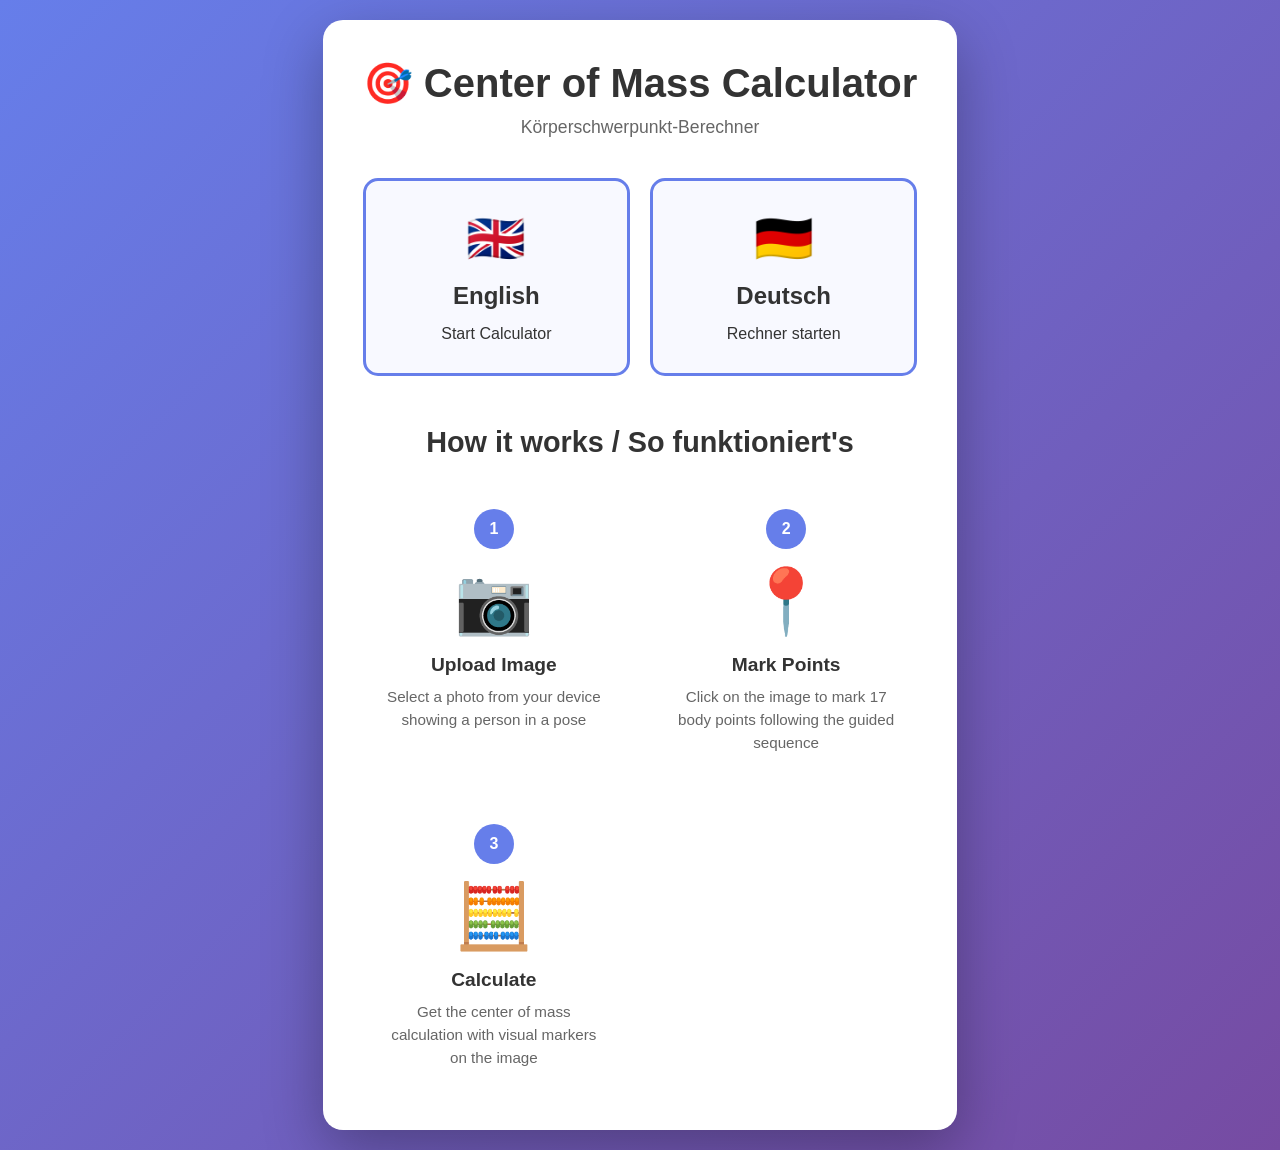
<file: index.html>
<!DOCTYPE html>
<html lang="en">
<head>
    <meta charset="UTF-8">
    <meta name="viewport" content="width=device-width, initial-scale=1.0">
    <title>Center of Mass Calculator - Körperschwerpunkt-Berechner</title>
    <style>
        * {
            margin: 0;
            padding: 0;
            box-sizing: border-box;
        }

        body {
            font-family: -apple-system, BlinkMacSystemFont, 'Segoe UI', Roboto, Oxygen, Ubuntu, Cantarell, sans-serif;
            background: linear-gradient(135deg, #667eea 0%, #764ba2 100%);
            min-height: 100vh;
            padding: 20px;
            display: flex;
            align-items: center;
            justify-content: center;
        }

        .container {
            max-width: 800px;
            background: white;
            border-radius: 20px;
            box-shadow: 0 20px 60px rgba(0,0,0,0.3);
            padding: 40px;
            text-align: center;
        }

        h1 {
            color: #333;
            margin-bottom: 10px;
            font-size: 2.5em;
        }

        .subtitle {
            color: #666;
            margin-bottom: 40px;
            font-size: 1.1em;
        }

        .language-selection {
            display: flex;
            gap: 20px;
            justify-content: center;
            margin: 40px 0;
            flex-wrap: wrap;
        }

        .language-card {
            flex: 1;
            min-width: 200px;
            padding: 30px;
            border: 3px solid #667eea;
            border-radius: 15px;
            background: #f8f9ff;
            text-decoration: none;
            color: #333;
            transition: all 0.3s;
            display: flex;
            flex-direction: column;
            align-items: center;
            gap: 15px;
        }

        .language-card:hover {
            background: #667eea;
            color: white;
            transform: translateY(-5px);
            box-shadow: 0 10px 30px rgba(102, 126, 234, 0.4);
        }

        .language-card h2 {
            font-size: 1.5em;
            margin: 0;
        }

        .language-card .flag {
            font-size: 3em;
        }

        .instructions {
            margin-top: 50px;
            text-align: left;
        }

        .instructions h2 {
            color: #333;
            margin-bottom: 30px;
            text-align: center;
            font-size: 1.8em;
        }

        .steps {
            display: grid;
            grid-template-columns: repeat(auto-fit, minmax(200px, 1fr));
            gap: 30px;
            margin-top: 30px;
        }

        .step {
            text-align: center;
            padding: 20px;
        }

        .step-icon {
            font-size: 4em;
            margin-bottom: 15px;
            display: block;
        }

        .step-number {
            display: inline-block;
            width: 40px;
            height: 40px;
            line-height: 40px;
            background: #667eea;
            color: white;
            border-radius: 50%;
            font-weight: bold;
            margin-bottom: 15px;
        }

        .step h3 {
            color: #333;
            margin-bottom: 10px;
            font-size: 1.2em;
        }

        .step p {
            color: #666;
            font-size: 0.95em;
            line-height: 1.5;
        }

        @media (max-width: 768px) {
            .container {
                padding: 20px;
            }

            h1 {
                font-size: 2em;
            }

            .language-selection {
                flex-direction: column;
            }

            .language-card {
                min-width: 100%;
            }

            .steps {
                grid-template-columns: 1fr;
            }
        }
    </style>
</head>
<body>
    <div class="container">
        <h1>🎯 Center of Mass Calculator</h1>
        <p class="subtitle">Körperschwerpunkt-Berechner</p>

        <div class="language-selection">
            <a href="center-of-mass.html" class="language-card">
                <span class="flag">🇬🇧</span>
                <h2>English</h2>
                <p>Start Calculator</p>
            </a>
            <a href="center-of-mass-de.html" class="language-card">
                <span class="flag">🇩🇪</span>
                <h2>Deutsch</h2>
                <p>Rechner starten</p>
            </a>
        </div>

        <div class="instructions">
            <h2>How it works / So funktioniert's</h2>
            <div class="steps">
                <div class="step">
                    <span class="step-number">1</span>
                    <span class="step-icon">📷</span>
                    <h3>Upload Image</h3>
                    <p>Select a photo from your device showing a person in a pose</p>
                </div>
                <div class="step">
                    <span class="step-number">2</span>
                    <span class="step-icon">📍</span>
                    <h3>Mark Points</h3>
                    <p>Click on the image to mark 17 body points following the guided sequence</p>
                </div>
                <div class="step">
                    <span class="step-number">3</span>
                    <span class="step-icon">🧮</span>
                    <h3>Calculate</h3>
                    <p>Get the center of mass calculation with visual markers on the image</p>
                </div>
            </div>
        </div>
    </div>
</body>
</html>
</file>
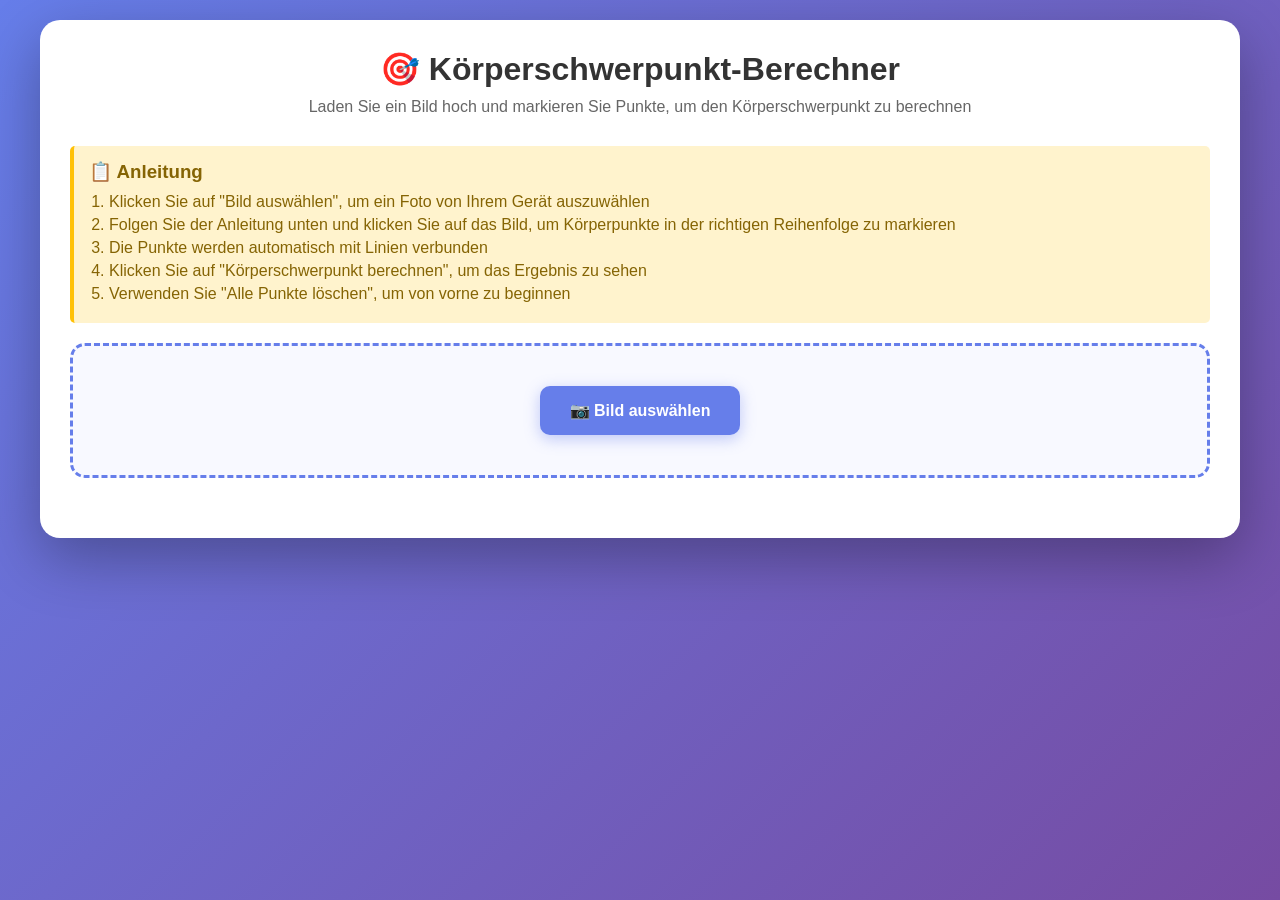
<file: center-of-mass-de.html>
<!DOCTYPE html>
<html lang="de">
<head>
    <meta charset="UTF-8">
    <meta name="viewport" content="width=device-width, initial-scale=1.0">
    <title>Körperschwerpunkt-Berechner</title>
    <style>
        * {
            margin: 0;
            padding: 0;
            box-sizing: border-box;
        }

        body {
            font-family: -apple-system, BlinkMacSystemFont, 'Segoe UI', Roboto, Oxygen, Ubuntu, Cantarell, sans-serif;
            background: linear-gradient(135deg, #667eea 0%, #764ba2 100%);
            min-height: 100vh;
            padding: 20px;
        }

        .container {
            max-width: 1200px;
            margin: 0 auto;
            background: white;
            border-radius: 20px;
            box-shadow: 0 20px 60px rgba(0,0,0,0.3);
            padding: 30px;
        }

        h1 {
            color: #333;
            margin-bottom: 10px;
            text-align: center;
        }

        .subtitle {
            text-align: center;
            color: #666;
            margin-bottom: 30px;
        }

        .upload-section {
            text-align: center;
            margin-bottom: 30px;
            padding: 40px;
            border: 3px dashed #667eea;
            border-radius: 15px;
            background: #f8f9ff;
            transition: all 0.3s;
        }

        .upload-section:hover {
            border-color: #764ba2;
            background: #f0f2ff;
        }

        .file-input-wrapper {
            position: relative;
            display: inline-block;
        }

        input[type="file"] {
            position: absolute;
            opacity: 0;
            width: 100%;
            height: 100%;
            cursor: pointer;
        }

        .file-input-label {
            display: inline-block;
            padding: 15px 30px;
            background: #667eea;
            color: white;
            border-radius: 10px;
            cursor: pointer;
            font-size: 16px;
            font-weight: 600;
            transition: all 0.3s;
            box-shadow: 0 4px 15px rgba(102, 126, 234, 0.4);
        }

        .file-input-label:hover {
            background: #764ba2;
            transform: translateY(-2px);
            box-shadow: 0 6px 20px rgba(102, 126, 234, 0.6);
        }

        .canvas-container {
            position: relative;
            display: inline-block;
            margin: 20px auto;
            text-align: center;
            border: 2px solid #ddd;
            border-radius: 10px;
            overflow: hidden;
            background: #f5f5f5;
            max-width: 100%;
        }

        canvas {
            display: block;
            max-width: 100%;
            height: auto;
            cursor: crosshair;
            touch-action: none;
        }

        .controls {
            display: flex;
            gap: 15px;
            flex-wrap: wrap;
            justify-content: center;
            margin: 20px 0;
            align-items: center;
        }

        button {
            padding: 12px 24px;
            border: none;
            border-radius: 8px;
            font-size: 14px;
            font-weight: 600;
            cursor: pointer;
            transition: all 0.3s;
            box-shadow: 0 2px 10px rgba(0,0,0,0.1);
        }

        .btn-primary {
            background: #667eea;
            color: white;
        }

        .btn-primary:hover {
            background: #5568d3;
            transform: translateY(-2px);
        }

        .btn-danger {
            background: #e74c3c;
            color: white;
        }

        .btn-danger:hover {
            background: #c0392b;
            transform: translateY(-2px);
        }

        .btn-secondary {
            background: #95a5a6;
            color: white;
        }

        .btn-secondary:hover {
            background: #7f8c8d;
        }

        .info-panel {
            background: #f8f9fa;
            border-radius: 10px;
            padding: 20px;
            margin-top: 20px;
        }

        .info-panel h3 {
            color: #333;
            margin-bottom: 15px;
        }

        .points-list {
            list-style: none;
            margin: 10px 0;
        }

        .points-list li {
            padding: 8px;
            background: white;
            margin: 5px 0;
            border-radius: 5px;
            display: flex;
            justify-content: space-between;
            align-items: center;
        }

        .point-number {
            font-weight: bold;
            color: #667eea;
            margin-right: 10px;
        }

        .point-coords {
            color: #666;
            font-family: monospace;
        }

        .result {
            background: #e8f5e9;
            border-left: 4px solid #4caf50;
            padding: 15px;
            margin-top: 15px;
            border-radius: 5px;
        }

        .result h3 {
            color: #2e7d32;
            margin-bottom: 10px;
        }

        .result-value {
            font-size: 18px;
            font-weight: bold;
            color: #1b5e20;
            font-family: monospace;
        }

        .weight-input {
            width: 60px;
            padding: 5px;
            border: 1px solid #ddd;
            border-radius: 4px;
            text-align: center;
        }

        .instructions {
            background: #fff3cd;
            border-left: 4px solid #ffc107;
            padding: 15px;
            margin-bottom: 20px;
            border-radius: 5px;
        }

        .instructions h3 {
            color: #856404;
            margin-bottom: 10px;
        }

        .instructions ol {
            margin-left: 20px;
            color: #856404;
        }

        .instructions li {
            margin: 5px 0;
        }

        .next-point-guide {
            background: #e3f2fd;
            border-left: 4px solid #2196f3;
            padding: 15px;
            margin: 20px 0;
            border-radius: 5px;
            text-align: center;
        }

        .next-point-guide h3 {
            color: #1565c0;
            margin-bottom: 10px;
        }

        .next-point-guide .next-point-name {
            font-size: 20px;
            font-weight: bold;
            color: #1976d2;
            margin: 10px 0;
        }

        .next-point-guide.complete {
            background: #e8f5e9;
            border-left-color: #4caf50;
        }

        .next-point-guide.complete h3 {
            color: #2e7d32;
        }

        @media (max-width: 768px) {
            .container {
                padding: 15px;
            }

            .controls {
                flex-direction: column;
            }

            button {
                width: 100%;
            }
        }
    </style>
</head>
<body>
    <div class="container">
        <h1>🎯 Körperschwerpunkt-Berechner</h1>
        <p class="subtitle">Laden Sie ein Bild hoch und markieren Sie Punkte, um den Körperschwerpunkt zu berechnen</p>

        <div class="instructions">
            <h3>📋 Anleitung</h3>
            <ol>
                <li>Klicken Sie auf "Bild auswählen", um ein Foto von Ihrem Gerät auszuwählen</li>
                <li>Folgen Sie der Anleitung unten und klicken Sie auf das Bild, um Körperpunkte in der richtigen Reihenfolge zu markieren</li>
                <li>Die Punkte werden automatisch mit Linien verbunden</li>
                <li>Klicken Sie auf "Körperschwerpunkt berechnen", um das Ergebnis zu sehen</li>
                <li>Verwenden Sie "Alle Punkte löschen", um von vorne zu beginnen</li>
            </ol>
        </div>

        <div id="nextPointGuide" class="next-point-guide" style="display: none;">
            <h3>📍 Nächster zu markierender Punkt</h3>
            <div class="next-point-name" id="nextPointName">-</div>
            <div style="color: #666; font-size: 14px; margin-top: 5px;">
                Punkt <span id="currentPointIndex">0</span> von <span id="totalPoints">17</span>
            </div>
        </div>

        <div class="upload-section">
            <div class="file-input-wrapper">
                <input type="file" id="imageInput" accept="image/*" />
                <label for="imageInput" class="file-input-label">
                    📷 Bild auswählen
                </label>
            </div>
        </div>

        <div id="canvasWrapper" style="display: none;">
            <div class="canvas-container">
                <canvas id="imageCanvas"></canvas>
            </div>

            <div class="controls">
                <button class="btn-primary" onclick="calculateCenterOfMass()">
                    🧮 Körperschwerpunkt berechnen
                </button>
                <button class="btn-secondary" onclick="clearAllPoints()">
                    🗑️ Alle Punkte löschen
                </button>
                <button class="btn-danger" onclick="resetImage()">
                    🔄 Bild zurücksetzen
                </button>
            </div>

            <div class="info-panel">
                <h3>📍 Markierte Punkte</h3>
                <ul id="pointsList" class="points-list">
                    <li style="color: #999; font-style: italic;">Noch keine Punkte hinzugefügt. Klicken Sie auf das Bild, um Punkte hinzuzufügen.</li>
                </ul>
            </div>

            <div id="resultPanel" style="display: none;" class="result">
                <h3>✨ Körperschwerpunkt-Ergebnis</h3>
                <div class="result-value" id="resultValue"></div>
            </div>
        </div>
    </div>

    <script>
        let canvas = document.getElementById('imageCanvas');
        let ctx = canvas.getContext('2d');
        let imageInput = document.getElementById('imageInput');
        let points = [];
        let currentImage = null;
        let imageScale = 1;
        let imageOffsetX = 0;
        let imageOffsetY = 0;

        // Körperteil-Sequenz (Gelenke - Gewichte werden aus Segmentzentren berechnet)
        const bodyPartSequence = [
            { name: "Linke Fußspitze", connectTo: null },           // 0 -> posp[7]
            { name: "Linker Knöchel", connectTo: 0 },               // 1 -> posp[6]
            { name: "Linkes Knie", connectTo: 1 },                  // 2 -> posp[5]
            { name: "Linke Hüfte", connectTo: 2 },                  // 3 -> posp[4]
            { name: "Rechte Hüfte", connectTo: 3 },                 // 4 -> posp[3]
            { name: "Rechtes Knie", connectTo: 4 },                 // 5 -> posp[2]
            { name: "Rechter Knöchel", connectTo: 5 },               // 6 -> posp[1]
            { name: "Rechte Fußspitze", connectTo: 6 },             // 7 -> posp[0]
            { name: "Rechte Handspitze", connectTo: null },         // 8 -> posp[8]
            { name: "Rechtes Handgelenk", connectTo: 8 },            // 9 -> posp[9]
            { name: "Rechter Ellenbogen", connectTo: 9 },           // 10 -> posp[10]
            { name: "Rechte Schulter", connectTo: 10 },             // 11 -> posp[11]
            { name: "Linke Schulter", connectTo: 11 },              // 12 -> posp[12]
            { name: "Linker Ellenbogen", connectTo: 12 },          // 13 -> posp[13]
            { name: "Linkes Handgelenk", connectTo: 13 },           // 14 -> posp[14]
            { name: "Linke Handspitze", connectTo: 14 },             // 15 -> posp[15]
            { name: "Kopf", connectTo: null }                        // 16 -> posp[16]
        ];

        // Zuordnung unserer Punkte zur Reihenfolge posp (rechtes Bein zuerst, dann linkes)
        const pospMap = [7, 6, 5, 4, 3, 2, 1, 0, 8, 9, 10, 11, 12, 13, 14, 15, 16];

        // Bild laden, wenn Datei ausgewählt wird
        imageInput.addEventListener('change', function(e) {
            const file = e.target.files[0];
            if (file) {
                const reader = new FileReader();
                reader.onload = function(event) {
                    const img = new Image();
                    img.onload = function() {
                        currentImage = img;
                        setupCanvas(img);
                        document.getElementById('canvasWrapper').style.display = 'block';
                        points = [];
                        updatePointsList();
                        document.getElementById('resultPanel').style.display = 'none';
                    };
                    img.src = event.target.result;
                };
                reader.readAsDataURL(file);
            }
        });

        // Canvas mit korrekter Skalierung einrichten
        function setupCanvas(img) {
            const maxWidth = Math.min(window.innerWidth - 100, 1000);
            const maxHeight = Math.min(window.innerHeight - 300, 800);
            
            let width = img.width;
            let height = img.height;
            
            // Anpassen
            if (width > maxWidth) {
                height = (height * maxWidth) / width;
                width = maxWidth;
            }
            if (height > maxHeight) {
                width = (width * maxHeight) / height;
                height = maxHeight;
            }
            
            canvas.width = width;
            canvas.height = height;
            imageScale = width / img.width;
            imageOffsetX = 0;
            imageOffsetY = 0;
            
            drawImage();
            updateNextPointGuide();
        }

        // Bild und Punkte zeichnen
        function drawImage() {
            if (!currentImage) return;
            
            ctx.clearRect(0, 0, canvas.width, canvas.height);
            ctx.drawImage(currentImage, imageOffsetX, imageOffsetY, canvas.width, canvas.height);
            
            // Verbindungslinien zuerst zeichnen (damit sie hinter den Punkten erscheinen)
            drawConnectingLines();
            
            // Alle Punkte zeichnen (Gelenke)
            points.forEach((point, index) => {
                drawPoint(point.x, point.y, index + 1, null, point.label);
            });
            
            // Rumpfzentrum zeichnen, falls es berechnet werden kann
            const torso = calculateTorsoCenter();
            if (torso) {
                drawTorsoPoint(torso.x, torso.y);
            }
            
            // Körperschwerpunkt zeichnen, falls berechnet
            const resultPanel = document.getElementById('resultPanel');
            if (resultPanel.style.display !== 'none') {
                const result = calculateCenterOfMassInternal();
                if (result) {
                    drawCenterOfMass(result.x, result.y);
                }
            }
        }

        // Linien zeichnen, die Punkte verbinden
        function drawConnectingLines() {
            if (points.length < 2) return;
            
            ctx.save();
            ctx.strokeStyle = '#667eea';
            ctx.lineWidth = 2;
            ctx.setLineDash([]);
            
            // Sequenzielle Verbindungen zeichnen
            for (let i = 1; i < points.length; i++) {
                const point = points[i];
                const part = bodyPartSequence[i];
                
                if (part && part.connectTo !== null && points[part.connectTo]) {
                    const prevPoint = points[part.connectTo];
                    ctx.beginPath();
                    ctx.moveTo(prevPoint.x, prevPoint.y);
                    ctx.lineTo(point.x, point.y);
                    ctx.stroke();
                }
            }
            
            // Rumpfverbindungen zeichnen (Hüften und Schultern)
            if (points.length > 4) {
                // Linke Hüfte zu rechte Hüfte
                if (points[3] && points[4]) {
                    ctx.beginPath();
                    ctx.moveTo(points[3].x, points[3].y);
                    ctx.lineTo(points[4].x, points[4].y);
                    ctx.stroke();
                }
            }
            
            // Schulterverbindung zeichnen
            if (points.length > 12 && points[11] && points[12]) {
                ctx.beginPath();
                ctx.moveTo(points[11].x, points[11].y);
                ctx.lineTo(points[12].x, points[12].y);
                ctx.stroke();
            }
            
            // Rumpf: Schultern zu Hüften (über Mittelpunkte) - nur wenn alle 4 Punkte existieren
            if (points.length > 12 && points[3] && points[4] && points[11] && points[12]) {
                const hipMidX = (points[3].x + points[4].x) / 2;
                const hipMidY = (points[3].y + points[4].y) / 2;
                const shoulderMidX = (points[11].x + points[12].x) / 2;
                const shoulderMidY = (points[11].y + points[12].y) / 2;
                
                ctx.beginPath();
                ctx.moveTo(hipMidX, hipMidY);
                ctx.lineTo(shoulderMidX, shoulderMidY);
                ctx.stroke();
            }
            
            // Linie von Schultern zu Kopf zeichnen
            if (points.length > 16 && points[11] && points[12] && points[16]) {
                const shoulderMidX = (points[11].x + points[12].x) / 2;
                const shoulderMidY = (points[11].y + points[12].y) / 2;
                
                ctx.beginPath();
                ctx.moveTo(shoulderMidX, shoulderMidY);
                ctx.lineTo(points[16].x, points[16].y);
                ctx.stroke();
            }
            
            ctx.restore();
        }

        // Punktmarkierung zeichnen
        function drawPoint(x, y, number, weight, label) {
            ctx.save();
            
            // Äußerer Kreis
            ctx.beginPath();
            ctx.arc(x, y, 12, 0, 2 * Math.PI);
            ctx.fillStyle = '#667eea';
            ctx.fill();
            ctx.strokeStyle = 'white';
            ctx.lineWidth = 2;
            ctx.stroke();
            
            // Innerer Kreis
            ctx.beginPath();
            ctx.arc(x, y, 6, 0, 2 * Math.PI);
            ctx.fillStyle = 'white';
            ctx.fill();
            
            // Punktnummer
            ctx.fillStyle = '#667eea';
            ctx.font = 'bold 12px Arial';
            ctx.textAlign = 'center';
            ctx.textBaseline = 'middle';
            ctx.fillText(number, x, y);
            
            // Beschriftung unter dem Punkt (optional, zur Klarheit)
            if (label && number <= 17) {
                ctx.fillStyle = '#333';
                ctx.font = '10px Arial';
                ctx.textAlign = 'center';
                ctx.textBaseline = 'top';
                const shortLabel = label.length > 12 ? label.substring(0, 10) + '...' : label;
                ctx.fillText(shortLabel, x, y + 18);
            }
            
            ctx.restore();
        }

        // Rumpfzentrum-Punkt zeichnen (berechneter Punkt)
        function drawTorsoPoint(x, y) {
            ctx.save();
            
            // Äußerer Kreis - andere Farbe, um zu zeigen, dass es berechnet ist
            ctx.beginPath();
            ctx.arc(x, y, 14, 0, 2 * Math.PI);
            ctx.fillStyle = '#4caf50';
            ctx.fill();
            ctx.strokeStyle = 'white';
            ctx.lineWidth = 2;
            ctx.stroke();
            
            // Innerer Kreis
            ctx.beginPath();
            ctx.arc(x, y, 7, 0, 2 * Math.PI);
            ctx.fillStyle = 'white';
            ctx.fill();
            
            // "R" Beschriftung
            ctx.fillStyle = '#4caf50';
            ctx.font = 'bold 14px Arial';
            ctx.textAlign = 'center';
            ctx.textBaseline = 'middle';
            ctx.fillText('R', x, y);
            
            // Beschriftung darunter
            ctx.fillStyle = '#2e7d32';
            ctx.font = '10px Arial';
            ctx.textAlign = 'center';
            ctx.textBaseline = 'top';
            ctx.fillText('Rumpf', x, y + 20);
            
            ctx.restore();
        }

        // Körperschwerpunkt-Markierung zeichnen
        function drawCenterOfMass(x, y) {
            ctx.save();
            
            // Großes Fadenkreuz
            ctx.strokeStyle = '#e74c3c';
            ctx.lineWidth = 3;
            ctx.beginPath();
            ctx.moveTo(x - 20, y);
            ctx.lineTo(x + 20, y);
            ctx.moveTo(x, y - 20);
            ctx.lineTo(x, y + 20);
            ctx.stroke();
            
            // Mittelkreis
            ctx.beginPath();
            ctx.arc(x, y, 8, 0, 2 * Math.PI);
            ctx.fillStyle = '#e74c3c';
            ctx.fill();
            ctx.strokeStyle = 'white';
            ctx.lineWidth = 2;
            ctx.stroke();
            
            ctx.restore();
        }

        // Canvas-Klicks behandeln
        canvas.addEventListener('click', function(e) {
            if (!currentImage) return;
            
            const rect = canvas.getBoundingClientRect();
            const x = e.clientX - rect.left;
            const y = e.clientY - rect.top;
            
            addPoint(x, y);
        });

        // Touch-Ereignisse für Mobilgeräte behandeln
        canvas.addEventListener('touchend', function(e) {
            if (!currentImage) return;
            
            e.preventDefault();
            const rect = canvas.getBoundingClientRect();
            const touch = e.changedTouches[0];
            const x = touch.clientX - rect.left;
            const y = touch.clientY - rect.top;
            
            addPoint(x, y);
        });

        // Punkt hinzufügen
        function addPoint(x, y) {
            const currentIndex = points.length;
            
            if (currentIndex >= bodyPartSequence.length) {
                alert('Alle Körperpunkte wurden markiert! Sie können den Körperschwerpunkt trotzdem mit den aktuellen Punkten berechnen.');
                return;
            }
            
            const part = bodyPartSequence[currentIndex];
            points.push({
                x: x,
                y: y,
                label: part.name
            });
            
            drawImage();
            updatePointsList();
            updateNextPointGuide();
            document.getElementById('resultPanel').style.display = 'none';
        }

        // Nächster Punkt-Anleitung aktualisieren
        function updateNextPointGuide() {
            const guide = document.getElementById('nextPointGuide');
            const currentIndex = points.length;
            
            if (currentIndex >= bodyPartSequence.length) {
                guide.className = 'next-point-guide complete';
                guide.querySelector('h3').textContent = '✅ Alle Punkte markiert!';
                document.getElementById('nextPointName').textContent = 'Bereit zur Berechnung des Körperschwerpunkts';
                document.getElementById('currentPointIndex').textContent = bodyPartSequence.length;
            } else {
                guide.className = 'next-point-guide';
                guide.querySelector('h3').textContent = '📍 Nächster zu markierender Punkt';
                const part = bodyPartSequence[currentIndex];
                document.getElementById('nextPointName').textContent = part.name;
                document.getElementById('currentPointIndex').textContent = currentIndex + 1;
            }
            
            document.getElementById('totalPoints').textContent = bodyPartSequence.length;
            guide.style.display = 'block';
        }

        // Original PHP: new_vektor(StartX, EndeX, VFaktor)
        function newVektor(startX, startY, endX, endY, vFactor) {
            return {
                x: Math.round(((1 - vFactor) * endX) + (vFactor * startX)),
                y: Math.round(((1 - vFactor) * endY) + (vFactor * startY))
            };
        }

        // posp-Array in Originalreihenfolge (rechtes Bein, linkes Bein, rechter Arm, linker Arm, Kopf)
        function getPosp() {
            const posp = [];
            for (let i = 0; i < 17; i++) {
                const p = points[pospMap[i]];
                if (p) posp.push({ x: p.x, y: p.y });
                else return null;
            }
            return posp.length === 17 ? posp : null;
        }

        // Alle Segmentzentren (TKSP) berechnen - Original berechne.php Logik
        function calculateSegmentCenters() {
            const posp = getPosp();
            if (!posp) return null;

            const tksp = {};
            tksp.fussre = newVektor(posp[1].x, posp[1].y, posp[0].x, posp[0].y, 0.44);
            tksp.untersre = newVektor(posp[1].x, posp[1].y, posp[2].x, posp[2].y, 0.42);
            tksp.obersre = newVektor(posp[2].x, posp[2].y, posp[3].x, posp[3].y, 0.44);
            tksp.obersli = newVektor(posp[5].x, posp[5].y, posp[4].x, posp[4].y, 0.44);
            tksp.untersli = newVektor(posp[5].x, posp[5].y, posp[6].x, posp[6].y, 0.42);
            tksp.fussli = newVektor(posp[6].x, posp[6].y, posp[7].x, posp[7].y, 0.44);
            tksp.handre = newVektor(posp[9].x, posp[9].y, posp[8].x, posp[8].y, 0.5);
            tksp.uarmre = newVektor(posp[10].x, posp[10].y, posp[9].x, posp[9].y, 0.42);
            tksp.oarmre = newVektor(posp[11].x, posp[11].y, posp[10].x, posp[10].y, 0.47);
            tksp.oarmli = newVektor(posp[12].x, posp[12].y, posp[13].x, posp[13].y, 0.47);
            tksp.uarmli = newVektor(posp[13].x, posp[13].y, posp[14].x, posp[14].y, 0.42);
            tksp.handli = newVektor(posp[14].x, posp[14].y, posp[15].x, posp[15].y, 0.5);
            const hipMidX = (posp[4].x + posp[3].x) * 0.5;
            const hipMidY = (posp[4].y + posp[3].y) * 0.5;
            const shoulderMidX = (posp[12].x + posp[11].x) * 0.5;
            const shoulderMidY = (posp[12].y + posp[11].y) * 0.5;
            tksp.rumpf = newVektor(hipMidX, hipMidY, shoulderMidX, shoulderMidY, 0.44);
            tksp.kopf = { x: Math.round(posp[16].x), y: Math.round(posp[16].y) };
            return tksp;
        }

        // Rumpf für Anzeige (gleich wie rumpf in Segmentzentren)
        function calculateTorsoCenter() {
            const tksp = calculateSegmentCenters();
            if (!tksp) return null;
            return { x: tksp.rumpf.x, y: tksp.rumpf.y, weight: 43.0, label: "Rumpf (berechnet)" };
        }

        // Segmentzentren-Bezeichnungen und Gewichte (Original-System, Summe = 100)
        const segmentCenterInfo = [
            { key: 'kopf', name: 'Kopf', weight: 7 },
            { key: 'rumpf', name: 'Rumpf', weight: 43 },
            { key: 'oarmre', name: 'Rechter Oberarm', weight: 3 },
            { key: 'oarmli', name: 'Linker Oberarm', weight: 3 },
            { key: 'uarmre', name: 'Rechter Unterarm', weight: 2 },
            { key: 'uarmli', name: 'Linker Unterarm', weight: 2 },
            { key: 'handre', name: 'Rechte Hand', weight: 1 },
            { key: 'handli', name: 'Linke Hand', weight: 1 },
            { key: 'obersre', name: 'Rechter Oberschenkel', weight: 12 },
            { key: 'obersli', name: 'Linker Oberschenkel', weight: 12 },
            { key: 'untersre', name: 'Rechtes Unterschenkel', weight: 5 },
            { key: 'untersli', name: 'Linkes Unterschenkel', weight: 5 },
            { key: 'fussre', name: 'Rechter Fuß', weight: 2 },
            { key: 'fussli', name: 'Linker Fuß', weight: 2 }
        ];

        // Punkte-Liste-Anzeige - Segmentzentren mit festen Gewichten
        function updatePointsList() {
            const list = document.getElementById('pointsList');
            
            if (points.length === 0) {
                list.innerHTML = '<li style="color: #999; font-style: italic;">Noch keine Punkte hinzugefügt. Klicken Sie auf das Bild, um Punkte hinzuzufügen.</li>';
                return;
            }
            
            const tksp = calculateSegmentCenters();
            if (!tksp) {
                list.innerHTML = '<li style="color: #999; font-style: italic;">Markieren Sie alle 17 Punkte, um Segmentzentren anzuzeigen.</li>';
                return;
            }
            
            let html = '<li style="background: #f0f0f0; font-weight: bold;">Segmentzentren (aus Gelenken berechnet):</li>';
            let totalWeight = 0;
            segmentCenterInfo.forEach(seg => {
                const sc = tksp[seg.key];
                if (sc) {
                    totalWeight += seg.weight;
                    html += `
                        <li>
                            <span>
                                <span class="point-number">${seg.name}:</span>
                                <span class="point-coords">(${sc.x}, ${sc.y})</span>
                            </span>
                            <span>Gewicht: <strong>${seg.weight}</strong></span>
                        </li>
                    `;
                }
            });
            html += `<li style="background: #e8f5e9;">Gesamtgewicht: <strong>${totalWeight}</strong></li>`;
            list.innerHTML = html;
        }

        // Körperschwerpunkt berechnen - Originalformel (Gewichte summieren sich zu 100)
        function calculateCenterOfMassInternal() {
            const tksp = calculateSegmentCenters();
            if (!tksp) return null;

            const ksp_x = Math.round(
                (tksp.kopf.x * 7 + tksp.rumpf.x * 43 + tksp.oarmre.x * 3 + tksp.oarmli.x * 3 +
                 tksp.uarmre.x * 2 + tksp.uarmli.x * 2 + tksp.handre.x * 1 + tksp.handli.x * 1 +
                 tksp.obersre.x * 12 + tksp.obersli.x * 12 + tksp.untersre.x * 5 + tksp.untersli.x * 5 +
                 tksp.fussre.x * 2 + tksp.fussli.x * 2) / 100
            );
            const ksp_y = Math.round(
                (tksp.kopf.y * 7 + tksp.rumpf.y * 43 + tksp.oarmre.y * 3 + tksp.oarmli.y * 3 +
                 tksp.uarmre.y * 2 + tksp.uarmli.y * 2 + tksp.handre.y * 1 + tksp.handli.y * 1 +
                 tksp.obersre.y * 12 + tksp.obersli.y * 12 + tksp.untersre.y * 5 + tksp.untersli.y * 5 +
                 tksp.fussre.y * 2 + tksp.fussli.y * 2) / 100
            );
            return { x: ksp_x, y: ksp_y };
        }

        // Körperschwerpunkt berechnen und anzeigen
        function calculateCenterOfMass() {
            const result = calculateCenterOfMassInternal();
            
            if (!result) {
                alert('Bitte markieren Sie alle 17 Körperpunkte, um den Körperschwerpunkt zu berechnen.');
                return;
            }
            
            document.getElementById('resultValue').textContent = 
                `Körperschwerpunkt: (${Math.round(result.x)}, ${Math.round(result.y)})`;
            document.getElementById('resultPanel').style.display = 'block';
            
            drawImage();
        }

        // Alle Punkte löschen
        function clearAllPoints() {
            points = [];
            drawImage();
            updatePointsList();
            updateNextPointGuide();
            document.getElementById('resultPanel').style.display = 'none';
        }

        // Bild zurücksetzen
        function resetImage() {
            if (confirm('Sind Sie sicher, dass Sie zurücksetzen möchten? Dies löscht das Bild und alle Punkte.')) {
                currentImage = null;
                points = [];
                imageInput.value = '';
                document.getElementById('canvasWrapper').style.display = 'none';
                document.getElementById('resultPanel').style.display = 'none';
                document.getElementById('nextPointGuide').style.display = 'none';
            }
        }
    </script>
</body>
</html>
</file>
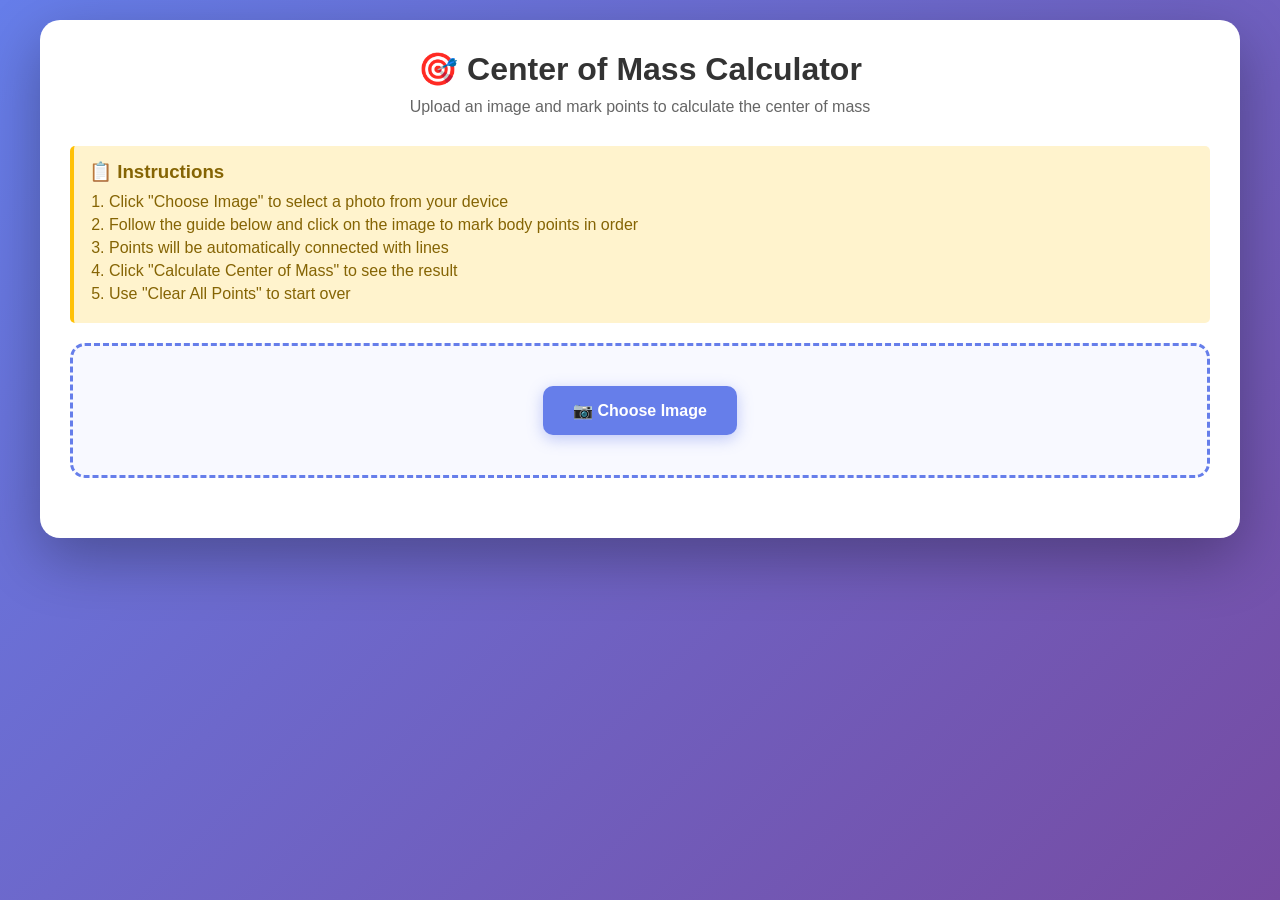
<file: center-of-mass.html>
<!DOCTYPE html>
<html lang="en">
<head>
    <meta charset="UTF-8">
    <meta name="viewport" content="width=device-width, initial-scale=1.0">
    <title>Center of Mass Calculator</title>
    <style>
        * {
            margin: 0;
            padding: 0;
            box-sizing: border-box;
        }

        body {
            font-family: -apple-system, BlinkMacSystemFont, 'Segoe UI', Roboto, Oxygen, Ubuntu, Cantarell, sans-serif;
            background: linear-gradient(135deg, #667eea 0%, #764ba2 100%);
            min-height: 100vh;
            padding: 20px;
        }

        .container {
            max-width: 1200px;
            margin: 0 auto;
            background: white;
            border-radius: 20px;
            box-shadow: 0 20px 60px rgba(0,0,0,0.3);
            padding: 30px;
        }

        h1 {
            color: #333;
            margin-bottom: 10px;
            text-align: center;
        }

        .subtitle {
            text-align: center;
            color: #666;
            margin-bottom: 30px;
        }

        .upload-section {
            text-align: center;
            margin-bottom: 30px;
            padding: 40px;
            border: 3px dashed #667eea;
            border-radius: 15px;
            background: #f8f9ff;
            transition: all 0.3s;
        }

        .upload-section:hover {
            border-color: #764ba2;
            background: #f0f2ff;
        }

        .file-input-wrapper {
            position: relative;
            display: inline-block;
        }

        input[type="file"] {
            position: absolute;
            opacity: 0;
            width: 100%;
            height: 100%;
            cursor: pointer;
        }

        .file-input-label {
            display: inline-block;
            padding: 15px 30px;
            background: #667eea;
            color: white;
            border-radius: 10px;
            cursor: pointer;
            font-size: 16px;
            font-weight: 600;
            transition: all 0.3s;
            box-shadow: 0 4px 15px rgba(102, 126, 234, 0.4);
        }

        .file-input-label:hover {
            background: #764ba2;
            transform: translateY(-2px);
            box-shadow: 0 6px 20px rgba(102, 126, 234, 0.6);
        }

        .canvas-container {
            position: relative;
            display: inline-block;
            margin: 20px auto;
            text-align: center;
            border: 2px solid #ddd;
            border-radius: 10px;
            overflow: hidden;
            background: #f5f5f5;
            max-width: 100%;
        }

        canvas {
            display: block;
            max-width: 100%;
            height: auto;
            cursor: crosshair;
            touch-action: none;
        }

        .controls {
            display: flex;
            gap: 15px;
            flex-wrap: wrap;
            justify-content: center;
            margin: 20px 0;
            align-items: center;
        }

        button {
            padding: 12px 24px;
            border: none;
            border-radius: 8px;
            font-size: 14px;
            font-weight: 600;
            cursor: pointer;
            transition: all 0.3s;
            box-shadow: 0 2px 10px rgba(0,0,0,0.1);
        }

        .btn-primary {
            background: #667eea;
            color: white;
        }

        .btn-primary:hover {
            background: #5568d3;
            transform: translateY(-2px);
        }

        .btn-danger {
            background: #e74c3c;
            color: white;
        }

        .btn-danger:hover {
            background: #c0392b;
            transform: translateY(-2px);
        }

        .btn-secondary {
            background: #95a5a6;
            color: white;
        }

        .btn-secondary:hover {
            background: #7f8c8d;
        }

        .info-panel {
            background: #f8f9fa;
            border-radius: 10px;
            padding: 20px;
            margin-top: 20px;
        }

        .info-panel h3 {
            color: #333;
            margin-bottom: 15px;
        }

        .points-list {
            list-style: none;
            margin: 10px 0;
        }

        .points-list li {
            padding: 8px;
            background: white;
            margin: 5px 0;
            border-radius: 5px;
            display: flex;
            justify-content: space-between;
            align-items: center;
        }

        .point-number {
            font-weight: bold;
            color: #667eea;
            margin-right: 10px;
        }

        .point-coords {
            color: #666;
            font-family: monospace;
        }

        .result {
            background: #e8f5e9;
            border-left: 4px solid #4caf50;
            padding: 15px;
            margin-top: 15px;
            border-radius: 5px;
        }

        .result h3 {
            color: #2e7d32;
            margin-bottom: 10px;
        }

        .result-value {
            font-size: 18px;
            font-weight: bold;
            color: #1b5e20;
            font-family: monospace;
        }

        .weight-input {
            width: 60px;
            padding: 5px;
            border: 1px solid #ddd;
            border-radius: 4px;
            text-align: center;
        }

        .instructions {
            background: #fff3cd;
            border-left: 4px solid #ffc107;
            padding: 15px;
            margin-bottom: 20px;
            border-radius: 5px;
        }

        .instructions h3 {
            color: #856404;
            margin-bottom: 10px;
        }

        .instructions ol {
            margin-left: 20px;
            color: #856404;
        }

        .instructions li {
            margin: 5px 0;
        }

        .next-point-guide {
            background: #e3f2fd;
            border-left: 4px solid #2196f3;
            padding: 15px;
            margin: 20px 0;
            border-radius: 5px;
            text-align: center;
        }

        .next-point-guide h3 {
            color: #1565c0;
            margin-bottom: 10px;
        }

        .next-point-guide .next-point-name {
            font-size: 20px;
            font-weight: bold;
            color: #1976d2;
            margin: 10px 0;
        }

        .next-point-guide.complete {
            background: #e8f5e9;
            border-left-color: #4caf50;
        }

        .next-point-guide.complete h3 {
            color: #2e7d32;
        }

        @media (max-width: 768px) {
            .container {
                padding: 15px;
            }

            .controls {
                flex-direction: column;
            }

            button {
                width: 100%;
            }
        }
    </style>
</head>
<body>
    <div class="container">
        <h1>🎯 Center of Mass Calculator</h1>
        <p class="subtitle">Upload an image and mark points to calculate the center of mass</p>

        <div class="instructions">
            <h3>📋 Instructions</h3>
            <ol>
                <li>Click "Choose Image" to select a photo from your device</li>
                <li>Follow the guide below and click on the image to mark body points in order</li>
                <li>Points will be automatically connected with lines</li>
                <li>Click "Calculate Center of Mass" to see the result</li>
                <li>Use "Clear All Points" to start over</li>
            </ol>
        </div>

        <div id="nextPointGuide" class="next-point-guide" style="display: none;">
            <h3>📍 Next Point to Mark</h3>
            <div class="next-point-name" id="nextPointName">-</div>
            <div style="color: #666; font-size: 14px; margin-top: 5px;">
                Point <span id="currentPointIndex">0</span> of <span id="totalPoints">17</span>
            </div>
        </div>

        <div class="upload-section">
            <div class="file-input-wrapper">
                <input type="file" id="imageInput" accept="image/*" />
                <label for="imageInput" class="file-input-label">
                    📷 Choose Image
                </label>
            </div>
        </div>

        <div id="canvasWrapper" style="display: none;">
            <div class="canvas-container">
                <canvas id="imageCanvas"></canvas>
            </div>

            <div class="controls">
                <button class="btn-primary" onclick="calculateCenterOfMass()">
                    🧮 Calculate Center of Mass
                </button>
                <button class="btn-secondary" onclick="clearAllPoints()">
                    🗑️ Clear All Points
                </button>
                <button class="btn-danger" onclick="resetImage()">
                    🔄 Reset Image
                </button>
            </div>

            <div class="info-panel">
                <h3>📍 Marked Points</h3>
                <ul id="pointsList" class="points-list">
                    <li style="color: #999; font-style: italic;">No points added yet. Click on the image to add points.</li>
                </ul>
            </div>

            <div id="resultPanel" style="display: none;" class="result">
                <h3>✨ Center of Mass Result</h3>
                <div class="result-value" id="resultValue"></div>
            </div>
        </div>
    </div>

    <script>
        let canvas = document.getElementById('imageCanvas');
        let ctx = canvas.getContext('2d');
        let imageInput = document.getElementById('imageInput');
        let points = [];
        let currentImage = null;
        let imageScale = 1;
        let imageOffsetX = 0;
        let imageOffsetY = 0;

        // Body part sequence (joints - no weights, segment centers are calculated)
        const bodyPartSequence = [
            { name: "Left Foot Tip", connectTo: null },           // 0 -> posp[7]
            { name: "Left Ankle", connectTo: 0 },                 // 1 -> posp[6]
            { name: "Left Knee", connectTo: 1 },                  // 2 -> posp[5]
            { name: "Left Hip", connectTo: 2 },                  // 3 -> posp[4]
            { name: "Right Hip", connectTo: 3 },                  // 4 -> posp[3]
            { name: "Right Knee", connectTo: 4 },                  // 5 -> posp[2]
            { name: "Right Ankle", connectTo: 5 },                // 6 -> posp[1]
            { name: "Right Foot Tip", connectTo: 6 },             // 7 -> posp[0]
            { name: "Right Hand Tip", connectTo: null },           // 8 -> posp[8]
            { name: "Right Wrist", connectTo: 8 },                // 9 -> posp[9]
            { name: "Right Elbow", connectTo: 9 },                // 10 -> posp[10]
            { name: "Right Shoulder", connectTo: 10 },             // 11 -> posp[11]
            { name: "Left Shoulder", connectTo: 11 },             // 12 -> posp[12]
            { name: "Left Elbow", connectTo: 12 },                // 13 -> posp[13]
            { name: "Left Wrist", connectTo: 13 },                 // 14 -> posp[14]
            { name: "Left Hand Tip", connectTo: 14 },              // 15 -> posp[15]
            { name: "Head", connectTo: null }                     // 16 -> posp[16]
        ];

        // Map our point indices to original posp order (right leg first, then left leg)
        const pospMap = [7, 6, 5, 4, 3, 2, 1, 0, 8, 9, 10, 11, 12, 13, 14, 15, 16];

        // Load image when file is selected
        imageInput.addEventListener('change', function(e) {
            const file = e.target.files[0];
            if (file) {
                const reader = new FileReader();
                reader.onload = function(event) {
                    const img = new Image();
                    img.onload = function() {
                        currentImage = img;
                        setupCanvas(img);
                        document.getElementById('canvasWrapper').style.display = 'block';
                        points = [];
                        updatePointsList();
                        document.getElementById('resultPanel').style.display = 'none';
                    };
                    img.src = event.target.result;
                };
                reader.readAsDataURL(file);
            }
        });

        // Setup canvas with proper scaling
        function setupCanvas(img) {
            const maxWidth = Math.min(window.innerWidth - 100, 1000);
            const maxHeight = Math.min(window.innerHeight - 300, 800);
            
            let width = img.width;
            let height = img.height;
            
            // Scale to fit
            if (width > maxWidth) {
                height = (height * maxWidth) / width;
                width = maxWidth;
            }
            if (height > maxHeight) {
                width = (width * maxHeight) / height;
                height = maxHeight;
            }
            
            canvas.width = width;
            canvas.height = height;
            imageScale = width / img.width;
            imageOffsetX = 0;
            imageOffsetY = 0;
            
            drawImage();
            updateNextPointGuide();
        }

        // Draw image and points
        function drawImage() {
            if (!currentImage) return;
            
            ctx.clearRect(0, 0, canvas.width, canvas.height);
            ctx.drawImage(currentImage, imageOffsetX, imageOffsetY, canvas.width, canvas.height);
            
            // Draw connecting lines first (so they appear behind points)
            drawConnectingLines();
            
            // Draw all points (joints)
            points.forEach((point, index) => {
                drawPoint(point.x, point.y, index + 1, null, point.label);
            });
            
            // Draw torso center if it can be calculated
            const torso = calculateTorsoCenter();
            if (torso) {
                drawTorsoPoint(torso.x, torso.y);
            }
            
            // Draw center of mass if calculated
            const resultPanel = document.getElementById('resultPanel');
            if (resultPanel.style.display !== 'none') {
                const result = calculateCenterOfMassInternal();
                if (result) {
                    drawCenterOfMass(result.x, result.y);
                }
            }
        }

        // Draw lines connecting points
        function drawConnectingLines() {
            if (points.length < 2) return;
            
            ctx.save();
            ctx.strokeStyle = '#667eea';
            ctx.lineWidth = 2;
            ctx.setLineDash([]);
            
            // Draw sequential connections
            for (let i = 1; i < points.length; i++) {
                const point = points[i];
                const part = bodyPartSequence[i];
                
                if (part && part.connectTo !== null && points[part.connectTo]) {
                    const prevPoint = points[part.connectTo];
                    ctx.beginPath();
                    ctx.moveTo(prevPoint.x, prevPoint.y);
                    ctx.lineTo(point.x, point.y);
                    ctx.stroke();
                }
            }
            
            // Draw torso connections (hips and shoulders)
            if (points.length > 4) {
                // Left hip to right hip
                if (points[3] && points[4]) {
                    ctx.beginPath();
                    ctx.moveTo(points[3].x, points[3].y);
                    ctx.lineTo(points[4].x, points[4].y);
                    ctx.stroke();
                }
            }
            
            // Draw shoulder connection
            if (points.length > 12 && points[11] && points[12]) {
                ctx.beginPath();
                ctx.moveTo(points[11].x, points[11].y);
                ctx.lineTo(points[12].x, points[12].y);
                ctx.stroke();
            }
            
            // Torso: shoulders to hips (via midpoints) - only if all 4 points exist
            if (points.length > 12 && points[3] && points[4] && points[11] && points[12]) {
                const hipMidX = (points[3].x + points[4].x) / 2;
                const hipMidY = (points[3].y + points[4].y) / 2;
                const shoulderMidX = (points[11].x + points[12].x) / 2;
                const shoulderMidY = (points[11].y + points[12].y) / 2;
                
                ctx.beginPath();
                ctx.moveTo(hipMidX, hipMidY);
                ctx.lineTo(shoulderMidX, shoulderMidY);
                ctx.stroke();
            }
            
            // Draw line from shoulders to head
            if (points.length > 16 && points[11] && points[12] && points[16]) {
                const shoulderMidX = (points[11].x + points[12].x) / 2;
                const shoulderMidY = (points[11].y + points[12].y) / 2;
                
                ctx.beginPath();
                ctx.moveTo(shoulderMidX, shoulderMidY);
                ctx.lineTo(points[16].x, points[16].y);
                ctx.stroke();
            }
            
            ctx.restore();
        }

        // Draw a point marker
        function drawPoint(x, y, number, weight, label) {
            ctx.save();
            
            // Outer circle
            ctx.beginPath();
            ctx.arc(x, y, 12, 0, 2 * Math.PI);
            ctx.fillStyle = '#667eea';
            ctx.fill();
            ctx.strokeStyle = 'white';
            ctx.lineWidth = 2;
            ctx.stroke();
            
            // Inner circle
            ctx.beginPath();
            ctx.arc(x, y, 6, 0, 2 * Math.PI);
            ctx.fillStyle = 'white';
            ctx.fill();
            
            // Point number
            ctx.fillStyle = '#667eea';
            ctx.font = 'bold 12px Arial';
            ctx.textAlign = 'center';
            ctx.textBaseline = 'middle';
            ctx.fillText(number, x, y);
            
            // Label below point (optional, for clarity)
            if (label && number <= 17) {
                ctx.fillStyle = '#333';
                ctx.font = '10px Arial';
                ctx.textAlign = 'center';
                ctx.textBaseline = 'top';
                const shortLabel = label.length > 12 ? label.substring(0, 10) + '...' : label;
                ctx.fillText(shortLabel, x, y + 18);
            }
            
            ctx.restore();
        }

        // Draw torso center point (calculated point)
        function drawTorsoPoint(x, y) {
            ctx.save();
            
            // Outer circle - different color to show it's calculated
            ctx.beginPath();
            ctx.arc(x, y, 14, 0, 2 * Math.PI);
            ctx.fillStyle = '#4caf50';
            ctx.fill();
            ctx.strokeStyle = 'white';
            ctx.lineWidth = 2;
            ctx.stroke();
            
            // Inner circle
            ctx.beginPath();
            ctx.arc(x, y, 7, 0, 2 * Math.PI);
            ctx.fillStyle = 'white';
            ctx.fill();
            
            // "T" label
            ctx.fillStyle = '#4caf50';
            ctx.font = 'bold 14px Arial';
            ctx.textAlign = 'center';
            ctx.textBaseline = 'middle';
            ctx.fillText('T', x, y);
            
            // Label below
            ctx.fillStyle = '#2e7d32';
            ctx.font = '10px Arial';
            ctx.textAlign = 'center';
            ctx.textBaseline = 'top';
            ctx.fillText('Torso', x, y + 20);
            
            ctx.restore();
        }

        // Draw center of mass marker
        function drawCenterOfMass(x, y) {
            ctx.save();
            
            // Large crosshair
            ctx.strokeStyle = '#e74c3c';
            ctx.lineWidth = 3;
            ctx.beginPath();
            ctx.moveTo(x - 20, y);
            ctx.lineTo(x + 20, y);
            ctx.moveTo(x, y - 20);
            ctx.lineTo(x, y + 20);
            ctx.stroke();
            
            // Center circle
            ctx.beginPath();
            ctx.arc(x, y, 8, 0, 2 * Math.PI);
            ctx.fillStyle = '#e74c3c';
            ctx.fill();
            ctx.strokeStyle = 'white';
            ctx.lineWidth = 2;
            ctx.stroke();
            
            ctx.restore();
        }

        // Handle canvas clicks
        canvas.addEventListener('click', function(e) {
            if (!currentImage) return;
            
            const rect = canvas.getBoundingClientRect();
            const x = e.clientX - rect.left;
            const y = e.clientY - rect.top;
            
            addPoint(x, y);
        });

        // Handle touch events for mobile
        canvas.addEventListener('touchend', function(e) {
            if (!currentImage) return;
            
            e.preventDefault();
            const rect = canvas.getBoundingClientRect();
            const touch = e.changedTouches[0];
            const x = touch.clientX - rect.left;
            const y = touch.clientY - rect.top;
            
            addPoint(x, y);
        });

        // Add a point
        function addPoint(x, y) {
            const currentIndex = points.length;
            
            if (currentIndex >= bodyPartSequence.length) {
                alert('All body points have been marked! You can still calculate the center of mass with the current points.');
                return;
            }
            
            const part = bodyPartSequence[currentIndex];
            points.push({
                x: x,
                y: y,
                label: part.name
            });
            
            drawImage();
            updatePointsList();
            updateNextPointGuide();
            document.getElementById('resultPanel').style.display = 'none';
        }

        // Update the next point guide
        function updateNextPointGuide() {
            const guide = document.getElementById('nextPointGuide');
            const currentIndex = points.length;
            
            if (currentIndex >= bodyPartSequence.length) {
                guide.className = 'next-point-guide complete';
                guide.querySelector('h3').textContent = '✅ All Points Marked!';
                document.getElementById('nextPointName').textContent = 'Ready to calculate center of mass';
                document.getElementById('currentPointIndex').textContent = bodyPartSequence.length;
            } else {
                guide.className = 'next-point-guide';
                guide.querySelector('h3').textContent = '📍 Next Point to Mark';
                const part = bodyPartSequence[currentIndex];
                document.getElementById('nextPointName').textContent = part.name;
                document.getElementById('currentPointIndex').textContent = currentIndex + 1;
            }
            
            document.getElementById('totalPoints').textContent = bodyPartSequence.length;
            guide.style.display = 'block';
        }

        // Original PHP: new_vektor(StartX, EndeX, VFaktor)
        function newVektor(startX, startY, endX, endY, vFactor) {
            return {
                x: Math.round(((1 - vFactor) * endX) + (vFactor * startX)),
                y: Math.round(((1 - vFactor) * endY) + (vFactor * startY))
            };
        }

        // Get posp array in original order (right leg, left leg, right arm, left arm, head)
        function getPosp() {
            const posp = [];
            for (let i = 0; i < 17; i++) {
                const p = points[pospMap[i]];
                if (p) posp.push({ x: p.x, y: p.y });
                else return null;
            }
            return posp.length === 17 ? posp : null;
        }

        // Calculate all segment centers (TKSP) - original berechne.php logic
        function calculateSegmentCenters() {
            const posp = getPosp();
            if (!posp) return null;

            const tksp = {};
            tksp.fussre = newVektor(posp[1].x, posp[1].y, posp[0].x, posp[0].y, 0.44);
            tksp.untersre = newVektor(posp[1].x, posp[1].y, posp[2].x, posp[2].y, 0.42);
            tksp.obersre = newVektor(posp[2].x, posp[2].y, posp[3].x, posp[3].y, 0.44);
            tksp.obersli = newVektor(posp[5].x, posp[5].y, posp[4].x, posp[4].y, 0.44);
            tksp.untersli = newVektor(posp[5].x, posp[5].y, posp[6].x, posp[6].y, 0.42);
            tksp.fussli = newVektor(posp[6].x, posp[6].y, posp[7].x, posp[7].y, 0.44);
            tksp.handre = newVektor(posp[9].x, posp[9].y, posp[8].x, posp[8].y, 0.5);
            tksp.uarmre = newVektor(posp[10].x, posp[10].y, posp[9].x, posp[9].y, 0.42);
            tksp.oarmre = newVektor(posp[11].x, posp[11].y, posp[10].x, posp[10].y, 0.47);
            tksp.oarmli = newVektor(posp[12].x, posp[12].y, posp[13].x, posp[13].y, 0.47);
            tksp.uarmli = newVektor(posp[13].x, posp[13].y, posp[14].x, posp[14].y, 0.42);
            tksp.handli = newVektor(posp[14].x, posp[14].y, posp[15].x, posp[15].y, 0.5);
            const hipMidX = (posp[4].x + posp[3].x) * 0.5;
            const hipMidY = (posp[4].y + posp[3].y) * 0.5;
            const shoulderMidX = (posp[12].x + posp[11].x) * 0.5;
            const shoulderMidY = (posp[12].y + posp[11].y) * 0.5;
            tksp.rumpf = newVektor(hipMidX, hipMidY, shoulderMidX, shoulderMidY, 0.44);
            tksp.kopf = { x: Math.round(posp[16].x), y: Math.round(posp[16].y) };
            return tksp;
        }

        // Torso for display (same as rumpf in segment centers)
        function calculateTorsoCenter() {
            const tksp = calculateSegmentCenters();
            if (!tksp) return null;
            return { x: tksp.rumpf.x, y: tksp.rumpf.y, weight: 43.0, label: "Torso (calculated)" };
        }

        // Segment center labels and weights (original system, sum = 100)
        const segmentCenterInfo = [
            { key: 'kopf', name: 'Head', weight: 7 },
            { key: 'rumpf', name: 'Torso', weight: 43 },
            { key: 'oarmre', name: 'Right upper arm', weight: 3 },
            { key: 'oarmli', name: 'Left upper arm', weight: 3 },
            { key: 'uarmre', name: 'Right lower arm', weight: 2 },
            { key: 'uarmli', name: 'Left lower arm', weight: 2 },
            { key: 'handre', name: 'Right hand', weight: 1 },
            { key: 'handli', name: 'Left hand', weight: 1 },
            { key: 'obersre', name: 'Right thigh', weight: 12 },
            { key: 'obersli', name: 'Left thigh', weight: 12 },
            { key: 'untersre', name: 'Right lower leg', weight: 5 },
            { key: 'untersli', name: 'Left lower leg', weight: 5 },
            { key: 'fussre', name: 'Right foot', weight: 2 },
            { key: 'fussli', name: 'Left foot', weight: 2 }
        ];

        // Update points list display - show segment centers with fixed weights
        function updatePointsList() {
            const list = document.getElementById('pointsList');
            
            if (points.length === 0) {
                list.innerHTML = '<li style="color: #999; font-style: italic;">No points added yet. Click on the image to add points.</li>';
                return;
            }
            
            const tksp = calculateSegmentCenters();
            if (!tksp) {
                list.innerHTML = '<li style="color: #999; font-style: italic;">Mark all 17 points to see segment centers.</li>';
                return;
            }
            
            let html = '<li style="background: #f0f0f0; font-weight: bold;">Segment centers (calculated from joints):</li>';
            let totalWeight = 0;
            segmentCenterInfo.forEach(seg => {
                const sc = tksp[seg.key];
                if (sc) {
                    totalWeight += seg.weight;
                    html += `
                        <li>
                            <span>
                                <span class="point-number">${seg.name}:</span>
                                <span class="point-coords">(${sc.x}, ${sc.y})</span>
                            </span>
                            <span>Weight: <strong>${seg.weight}</strong></span>
                        </li>
                    `;
                }
            });
            html += `<li style="background: #e8f5e9;">Total weight: <strong>${totalWeight}</strong></li>`;
            list.innerHTML = html;
        }

        // Calculate center of mass - original formula (weights sum to 100)
        function calculateCenterOfMassInternal() {
            const tksp = calculateSegmentCenters();
            if (!tksp) return null;

            const ksp_x = Math.round(
                (tksp.kopf.x * 7 + tksp.rumpf.x * 43 + tksp.oarmre.x * 3 + tksp.oarmli.x * 3 +
                 tksp.uarmre.x * 2 + tksp.uarmli.x * 2 + tksp.handre.x * 1 + tksp.handli.x * 1 +
                 tksp.obersre.x * 12 + tksp.obersli.x * 12 + tksp.untersre.x * 5 + tksp.untersli.x * 5 +
                 tksp.fussre.x * 2 + tksp.fussli.x * 2) / 100
            );
            const ksp_y = Math.round(
                (tksp.kopf.y * 7 + tksp.rumpf.y * 43 + tksp.oarmre.y * 3 + tksp.oarmli.y * 3 +
                 tksp.uarmre.y * 2 + tksp.uarmli.y * 2 + tksp.handre.y * 1 + tksp.handli.y * 1 +
                 tksp.obersre.y * 12 + tksp.obersli.y * 12 + tksp.untersre.y * 5 + tksp.untersli.y * 5 +
                 tksp.fussre.y * 2 + tksp.fussli.y * 2) / 100
            );
            return { x: ksp_x, y: ksp_y };
        }

        // Calculate and display center of mass
        function calculateCenterOfMass() {
            const result = calculateCenterOfMassInternal();
            
            if (!result) {
                alert('Please mark all 17 body points to calculate the center of mass.');
                return;
            }
            
            document.getElementById('resultValue').textContent = 
                `Center of Mass: (${Math.round(result.x)}, ${Math.round(result.y)})`;
            document.getElementById('resultPanel').style.display = 'block';
            
            drawImage();
        }

        // Clear all points
        function clearAllPoints() {
            points = [];
            drawImage();
            updatePointsList();
            updateNextPointGuide();
            document.getElementById('resultPanel').style.display = 'none';
        }

        // Reset image
        function resetImage() {
            if (confirm('Are you sure you want to reset? This will clear the image and all points.')) {
                currentImage = null;
                points = [];
                imageInput.value = '';
                document.getElementById('canvasWrapper').style.display = 'none';
                document.getElementById('resultPanel').style.display = 'none';
                document.getElementById('nextPointGuide').style.display = 'none';
            }
        }
    </script>
</body>
</html>
</file>
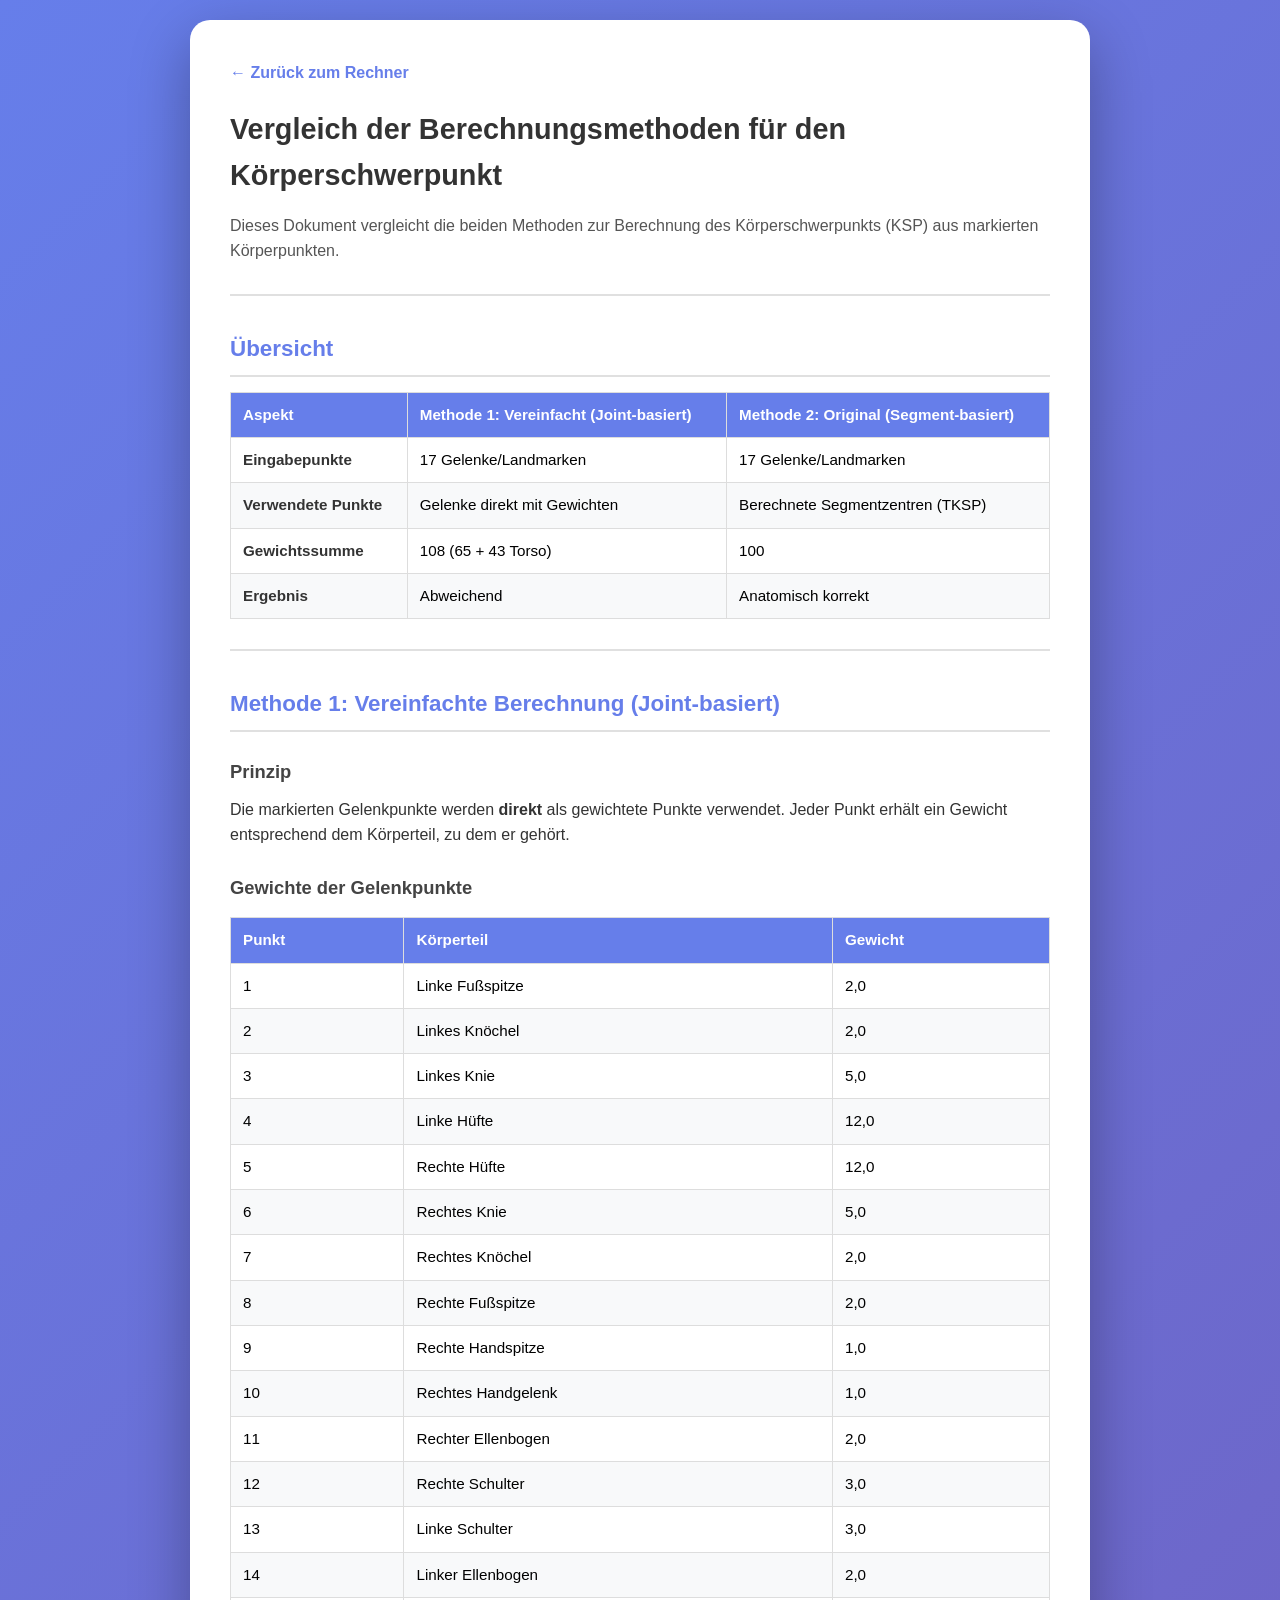
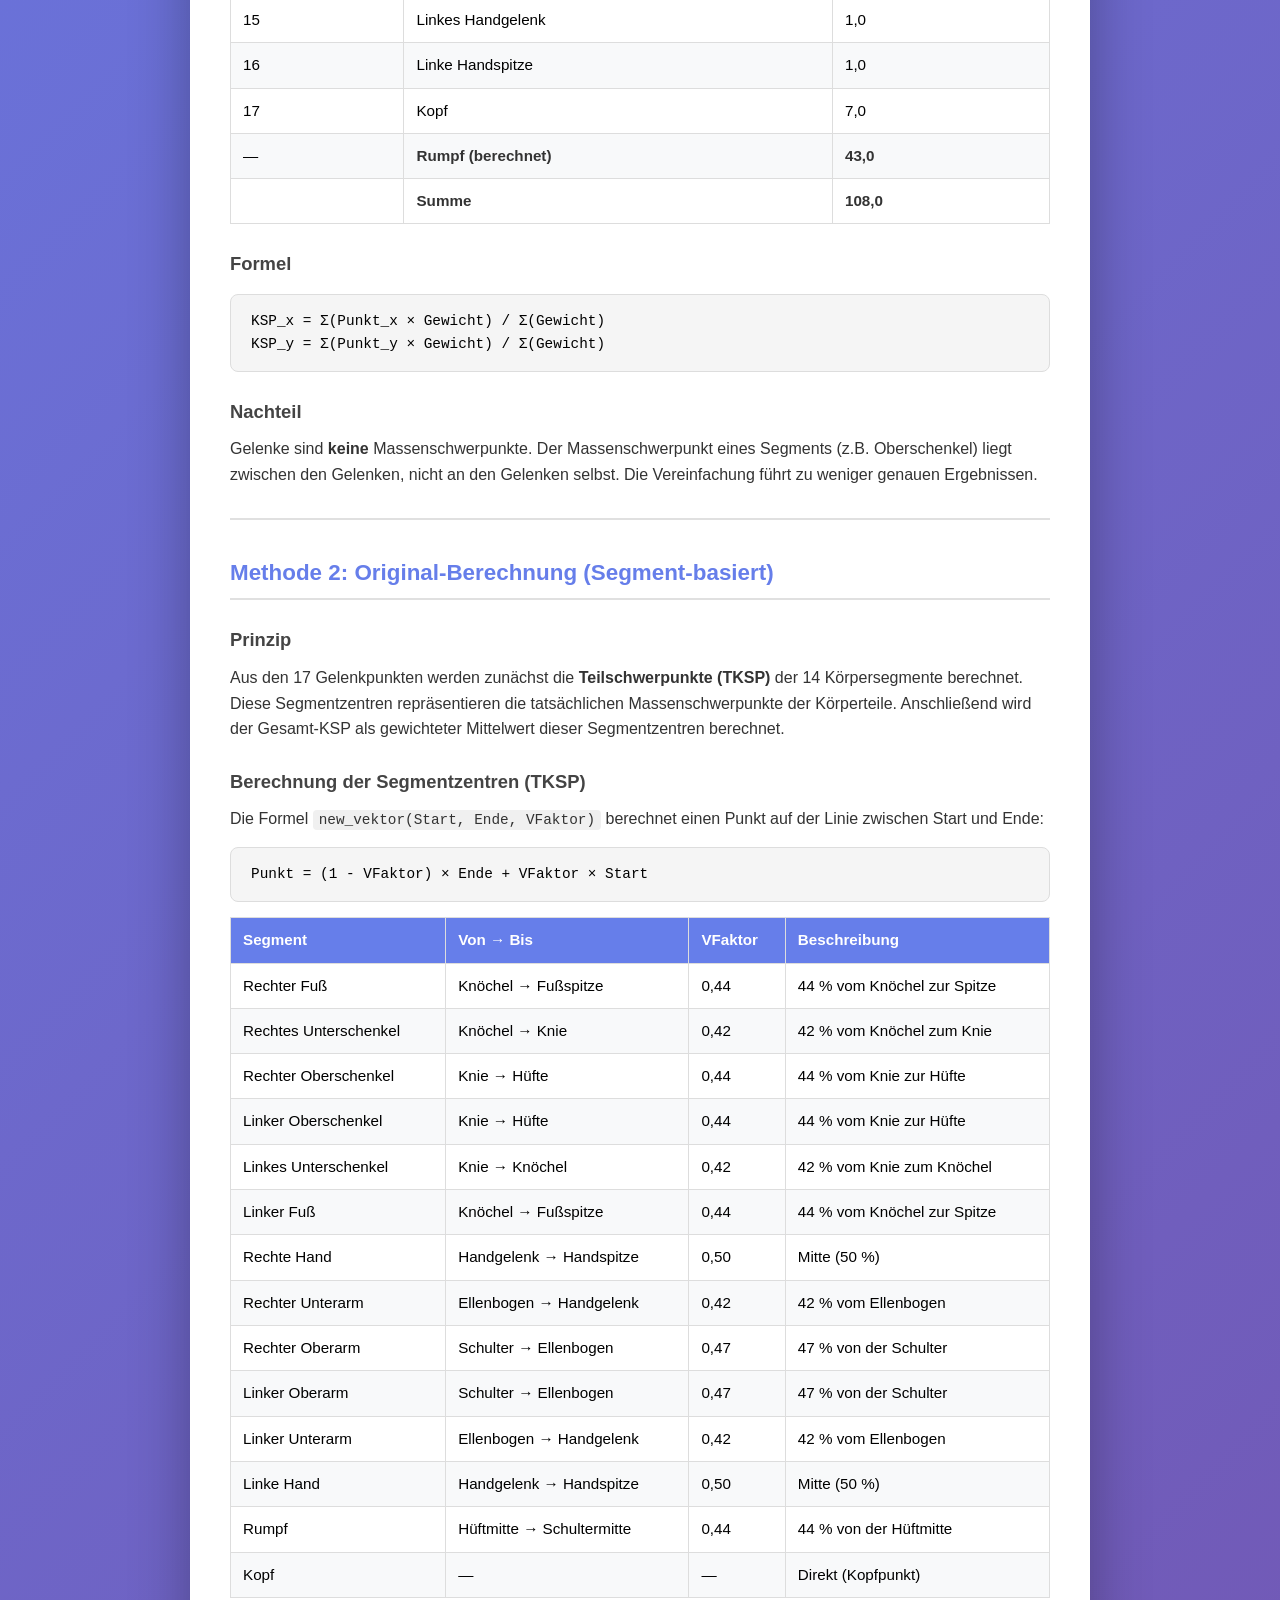
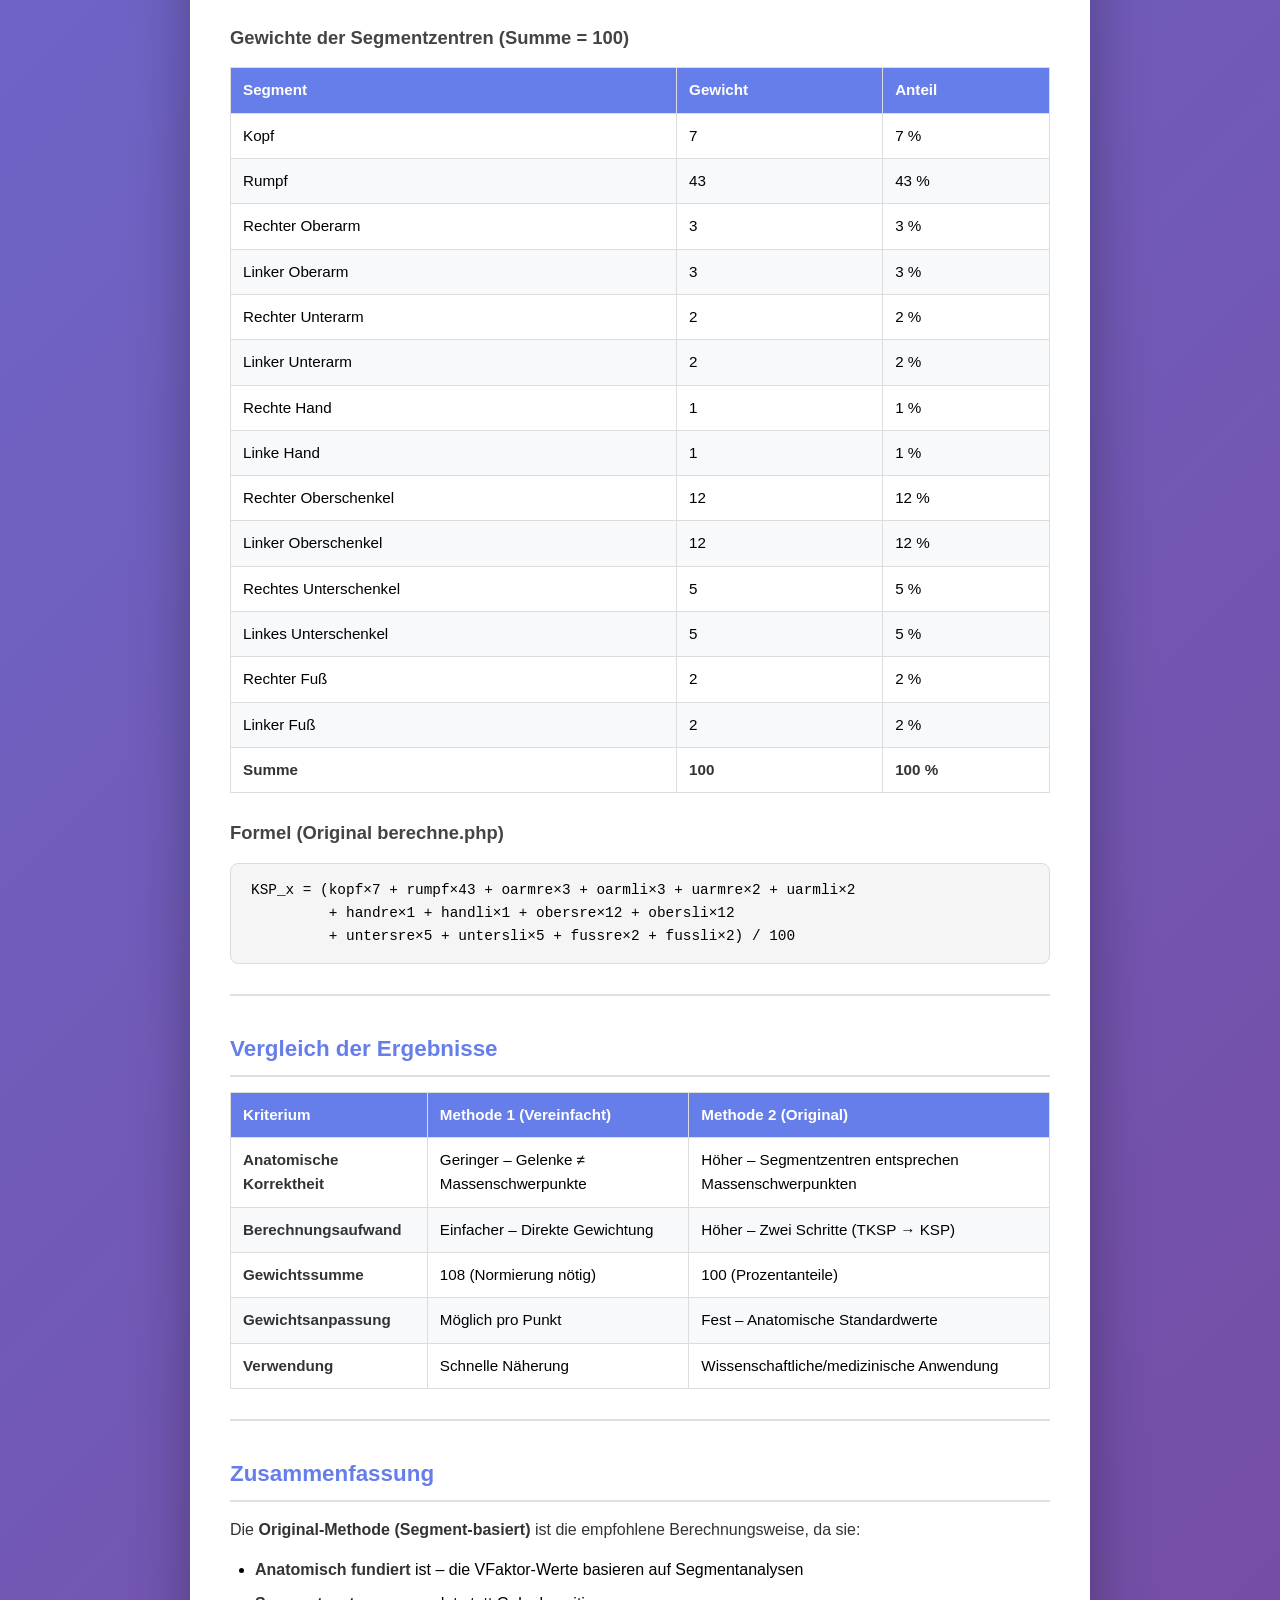
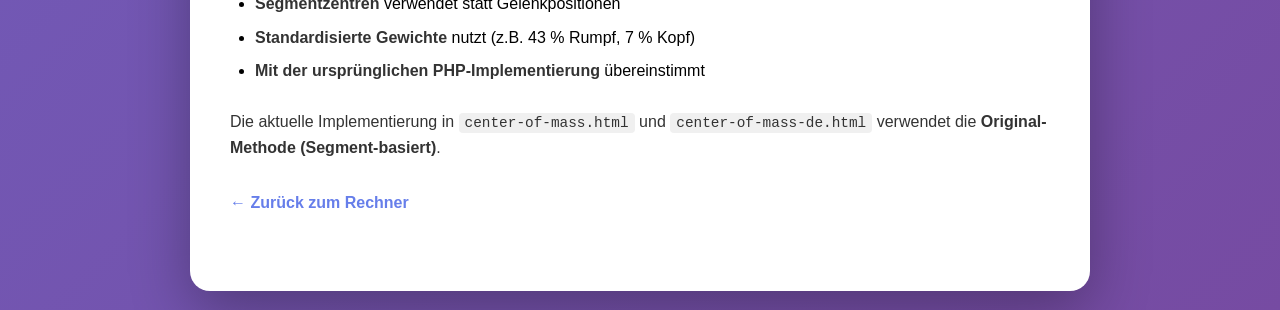
<file: vergleich-berechnungsmethoden.html>
<!DOCTYPE html>
<html lang="de">
<head>
    <meta charset="UTF-8">
    <meta name="viewport" content="width=device-width, initial-scale=1.0">
    <title>Vergleich der Berechnungsmethoden – Körperschwerpunkt</title>
    <style>
        * { margin: 0; padding: 0; box-sizing: border-box; }
        body {
            font-family: -apple-system, BlinkMacSystemFont, 'Segoe UI', Roboto, Oxygen, Ubuntu, Cantarell, sans-serif;
            background: linear-gradient(135deg, #667eea 0%, #764ba2 100%);
            min-height: 100vh;
            padding: 20px;
            line-height: 1.6;
        }
        .container {
            max-width: 900px;
            margin: 0 auto;
            background: white;
            border-radius: 20px;
            box-shadow: 0 20px 60px rgba(0,0,0,0.3);
            padding: 40px;
        }
        h1 {
            color: #333;
            margin-bottom: 15px;
            font-size: 1.8em;
        }
        .intro {
            color: #555;
            margin-bottom: 30px;
        }
        h2 {
            color: #667eea;
            margin: 35px 0 15px;
            padding-bottom: 8px;
            border-bottom: 2px solid #e0e0e0;
            font-size: 1.4em;
        }
        h3 {
            color: #444;
            margin: 25px 0 10px;
            font-size: 1.15em;
        }
        p {
            margin-bottom: 15px;
            color: #333;
        }
        table {
            width: 100%;
            border-collapse: collapse;
            margin: 15px 0 25px;
            font-size: 0.95em;
        }
        th, td {
            border: 1px solid #ddd;
            padding: 10px 12px;
            text-align: left;
        }
        th {
            background: #667eea;
            color: white;
            font-weight: 600;
        }
        tr:nth-child(even) { background: #f8f9fa; }
        tr:hover { background: #f0f2ff; }
        .code {
            background: #f5f5f5;
            border: 1px solid #ddd;
            border-radius: 8px;
            padding: 15px 20px;
            font-family: 'Consolas', 'Monaco', monospace;
            font-size: 0.9em;
            overflow-x: auto;
            margin: 15px 0;
        }
        .code.multiline { white-space: pre-wrap; }
        ul {
            margin: 15px 0 25px 25px;
        }
        li {
            margin: 8px 0;
        }
        strong { color: #333; }
        code {
            background: #f0f0f0;
            padding: 2px 6px;
            border-radius: 4px;
            font-family: 'Consolas', 'Monaco', monospace;
            font-size: 0.9em;
        }
        hr {
            border: none;
            border-top: 2px solid #e0e0e0;
            margin: 30px 0;
        }
        .back-link {
            display: inline-block;
            margin-bottom: 20px;
            color: #667eea;
            text-decoration: none;
            font-weight: 600;
        }
        .back-link:hover { text-decoration: underline; }
        @media (max-width: 600px) {
            .container { padding: 20px; }
            table { font-size: 0.85em; }
            th, td { padding: 8px; }
        }
    </style>
</head>
<body>
    <div class="container">
        <a href="index.html" class="back-link">← Zurück zum Rechner</a>

        <h1>Vergleich der Berechnungsmethoden für den Körperschwerpunkt</h1>
        <p class="intro">Dieses Dokument vergleicht die beiden Methoden zur Berechnung des Körperschwerpunkts (KSP) aus markierten Körperpunkten.</p>

        <hr>

        <h2>Übersicht</h2>
        <table>
            <thead>
                <tr>
                    <th>Aspekt</th>
                    <th>Methode 1: Vereinfacht (Joint-basiert)</th>
                    <th>Methode 2: Original (Segment-basiert)</th>
                </tr>
            </thead>
            <tbody>
                <tr><td><strong>Eingabepunkte</strong></td><td>17 Gelenke/Landmarken</td><td>17 Gelenke/Landmarken</td></tr>
                <tr><td><strong>Verwendete Punkte</strong></td><td>Gelenke direkt mit Gewichten</td><td>Berechnete Segmentzentren (TKSP)</td></tr>
                <tr><td><strong>Gewichtssumme</strong></td><td>108 (65 + 43 Torso)</td><td>100</td></tr>
                <tr><td><strong>Ergebnis</strong></td><td>Abweichend</td><td>Anatomisch korrekt</td></tr>
            </tbody>
        </table>

        <hr>

        <h2>Methode 1: Vereinfachte Berechnung (Joint-basiert)</h2>
        <h3>Prinzip</h3>
        <p>Die markierten Gelenkpunkte werden <strong>direkt</strong> als gewichtete Punkte verwendet. Jeder Punkt erhält ein Gewicht entsprechend dem Körperteil, zu dem er gehört.</p>

        <h3>Gewichte der Gelenkpunkte</h3>
        <table>
            <thead>
                <tr><th>Punkt</th><th>Körperteil</th><th>Gewicht</th></tr>
            </thead>
            <tbody>
                <tr><td>1</td><td>Linke Fußspitze</td><td>2,0</td></tr>
                <tr><td>2</td><td>Linkes Knöchel</td><td>2,0</td></tr>
                <tr><td>3</td><td>Linkes Knie</td><td>5,0</td></tr>
                <tr><td>4</td><td>Linke Hüfte</td><td>12,0</td></tr>
                <tr><td>5</td><td>Rechte Hüfte</td><td>12,0</td></tr>
                <tr><td>6</td><td>Rechtes Knie</td><td>5,0</td></tr>
                <tr><td>7</td><td>Rechtes Knöchel</td><td>2,0</td></tr>
                <tr><td>8</td><td>Rechte Fußspitze</td><td>2,0</td></tr>
                <tr><td>9</td><td>Rechte Handspitze</td><td>1,0</td></tr>
                <tr><td>10</td><td>Rechtes Handgelenk</td><td>1,0</td></tr>
                <tr><td>11</td><td>Rechter Ellenbogen</td><td>2,0</td></tr>
                <tr><td>12</td><td>Rechte Schulter</td><td>3,0</td></tr>
                <tr><td>13</td><td>Linke Schulter</td><td>3,0</td></tr>
                <tr><td>14</td><td>Linker Ellenbogen</td><td>2,0</td></tr>
                <tr><td>15</td><td>Linkes Handgelenk</td><td>1,0</td></tr>
                <tr><td>16</td><td>Linke Handspitze</td><td>1,0</td></tr>
                <tr><td>17</td><td>Kopf</td><td>7,0</td></tr>
                <tr><td>—</td><td><strong>Rumpf (berechnet)</strong></td><td><strong>43,0</strong></td></tr>
                <tr><td></td><td><strong>Summe</strong></td><td><strong>108,0</strong></td></tr>
            </tbody>
        </table>

        <h3>Formel</h3>
        <div class="code multiline">KSP_x = Σ(Punkt_x × Gewicht) / Σ(Gewicht)
KSP_y = Σ(Punkt_y × Gewicht) / Σ(Gewicht)</div>

        <h3>Nachteil</h3>
        <p>Gelenke sind <strong>keine</strong> Massenschwerpunkte. Der Massenschwerpunkt eines Segments (z.B. Oberschenkel) liegt zwischen den Gelenken, nicht an den Gelenken selbst. Die Vereinfachung führt zu weniger genauen Ergebnissen.</p>

        <hr>

        <h2>Methode 2: Original-Berechnung (Segment-basiert)</h2>
        <h3>Prinzip</h3>
        <p>Aus den 17 Gelenkpunkten werden zunächst die <strong>Teilschwerpunkte (TKSP)</strong> der 14 Körpersegmente berechnet. Diese Segmentzentren repräsentieren die tatsächlichen Massenschwerpunkte der Körperteile. Anschließend wird der Gesamt-KSP als gewichteter Mittelwert dieser Segmentzentren berechnet.</p>

        <h3>Berechnung der Segmentzentren (TKSP)</h3>
        <p>Die Formel <code>new_vektor(Start, Ende, VFaktor)</code> berechnet einen Punkt auf der Linie zwischen Start und Ende:</p>
        <div class="code">Punkt = (1 - VFaktor) × Ende + VFaktor × Start</div>

        <table>
            <thead>
                <tr><th>Segment</th><th>Von → Bis</th><th>VFaktor</th><th>Beschreibung</th></tr>
            </thead>
            <tbody>
                <tr><td>Rechter Fuß</td><td>Knöchel → Fußspitze</td><td>0,44</td><td>44 % vom Knöchel zur Spitze</td></tr>
                <tr><td>Rechtes Unterschenkel</td><td>Knöchel → Knie</td><td>0,42</td><td>42 % vom Knöchel zum Knie</td></tr>
                <tr><td>Rechter Oberschenkel</td><td>Knie → Hüfte</td><td>0,44</td><td>44 % vom Knie zur Hüfte</td></tr>
                <tr><td>Linker Oberschenkel</td><td>Knie → Hüfte</td><td>0,44</td><td>44 % vom Knie zur Hüfte</td></tr>
                <tr><td>Linkes Unterschenkel</td><td>Knie → Knöchel</td><td>0,42</td><td>42 % vom Knie zum Knöchel</td></tr>
                <tr><td>Linker Fuß</td><td>Knöchel → Fußspitze</td><td>0,44</td><td>44 % vom Knöchel zur Spitze</td></tr>
                <tr><td>Rechte Hand</td><td>Handgelenk → Handspitze</td><td>0,50</td><td>Mitte (50 %)</td></tr>
                <tr><td>Rechter Unterarm</td><td>Ellenbogen → Handgelenk</td><td>0,42</td><td>42 % vom Ellenbogen</td></tr>
                <tr><td>Rechter Oberarm</td><td>Schulter → Ellenbogen</td><td>0,47</td><td>47 % von der Schulter</td></tr>
                <tr><td>Linker Oberarm</td><td>Schulter → Ellenbogen</td><td>0,47</td><td>47 % von der Schulter</td></tr>
                <tr><td>Linker Unterarm</td><td>Ellenbogen → Handgelenk</td><td>0,42</td><td>42 % vom Ellenbogen</td></tr>
                <tr><td>Linke Hand</td><td>Handgelenk → Handspitze</td><td>0,50</td><td>Mitte (50 %)</td></tr>
                <tr><td>Rumpf</td><td>Hüftmitte → Schultermitte</td><td>0,44</td><td>44 % von der Hüftmitte</td></tr>
                <tr><td>Kopf</td><td>—</td><td>—</td><td>Direkt (Kopfpunkt)</td></tr>
            </tbody>
        </table>

        <h3>Gewichte der Segmentzentren (Summe = 100)</h3>
        <table>
            <thead>
                <tr><th>Segment</th><th>Gewicht</th><th>Anteil</th></tr>
            </thead>
            <tbody>
                <tr><td>Kopf</td><td>7</td><td>7 %</td></tr>
                <tr><td>Rumpf</td><td>43</td><td>43 %</td></tr>
                <tr><td>Rechter Oberarm</td><td>3</td><td>3 %</td></tr>
                <tr><td>Linker Oberarm</td><td>3</td><td>3 %</td></tr>
                <tr><td>Rechter Unterarm</td><td>2</td><td>2 %</td></tr>
                <tr><td>Linker Unterarm</td><td>2</td><td>2 %</td></tr>
                <tr><td>Rechte Hand</td><td>1</td><td>1 %</td></tr>
                <tr><td>Linke Hand</td><td>1</td><td>1 %</td></tr>
                <tr><td>Rechter Oberschenkel</td><td>12</td><td>12 %</td></tr>
                <tr><td>Linker Oberschenkel</td><td>12</td><td>12 %</td></tr>
                <tr><td>Rechtes Unterschenkel</td><td>5</td><td>5 %</td></tr>
                <tr><td>Linkes Unterschenkel</td><td>5</td><td>5 %</td></tr>
                <tr><td>Rechter Fuß</td><td>2</td><td>2 %</td></tr>
                <tr><td>Linker Fuß</td><td>2</td><td>2 %</td></tr>
                <tr><td><strong>Summe</strong></td><td><strong>100</strong></td><td><strong>100 %</strong></td></tr>
            </tbody>
        </table>

        <h3>Formel (Original berechne.php)</h3>
        <div class="code multiline">KSP_x = (kopf×7 + rumpf×43 + oarmre×3 + oarmli×3 + uarmre×2 + uarmli×2 
         + handre×1 + handli×1 + obersre×12 + obersli×12 
         + untersre×5 + untersli×5 + fussre×2 + fussli×2) / 100</div>

        <hr>

        <h2>Vergleich der Ergebnisse</h2>
        <table>
            <thead>
                <tr>
                    <th>Kriterium</th>
                    <th>Methode 1 (Vereinfacht)</th>
                    <th>Methode 2 (Original)</th>
                </tr>
            </thead>
            <tbody>
                <tr><td><strong>Anatomische Korrektheit</strong></td><td>Geringer – Gelenke ≠ Massenschwerpunkte</td><td>Höher – Segmentzentren entsprechen Massenschwerpunkten</td></tr>
                <tr><td><strong>Berechnungsaufwand</strong></td><td>Einfacher – Direkte Gewichtung</td><td>Höher – Zwei Schritte (TKSP → KSP)</td></tr>
                <tr><td><strong>Gewichtssumme</strong></td><td>108 (Normierung nötig)</td><td>100 (Prozentanteile)</td></tr>
                <tr><td><strong>Gewichtsanpassung</strong></td><td>Möglich pro Punkt</td><td>Fest – Anatomische Standardwerte</td></tr>
                <tr><td><strong>Verwendung</strong></td><td>Schnelle Näherung</td><td>Wissenschaftliche/medizinische Anwendung</td></tr>
            </tbody>
        </table>

        <hr>

        <h2>Zusammenfassung</h2>
        <p>Die <strong>Original-Methode (Segment-basiert)</strong> ist die empfohlene Berechnungsweise, da sie:</p>
        <ul>
            <li><strong>Anatomisch fundiert</strong> ist – die VFaktor-Werte basieren auf Segmentanalysen</li>
            <li><strong>Segmentzentren</strong> verwendet statt Gelenkpositionen</li>
            <li><strong>Standardisierte Gewichte</strong> nutzt (z.B. 43 % Rumpf, 7 % Kopf)</li>
            <li><strong>Mit der ursprünglichen PHP-Implementierung</strong> übereinstimmt</li>
        </ul>
        <p>Die aktuelle Implementierung in <code>center-of-mass.html</code> und <code>center-of-mass-de.html</code> verwendet die <strong>Original-Methode (Segment-basiert)</strong>.</p>

        <p style="margin-top: 30px;"><a href="index.html" class="back-link">← Zurück zum Rechner</a></p>
    </div>
</body>
</html>
</file>
